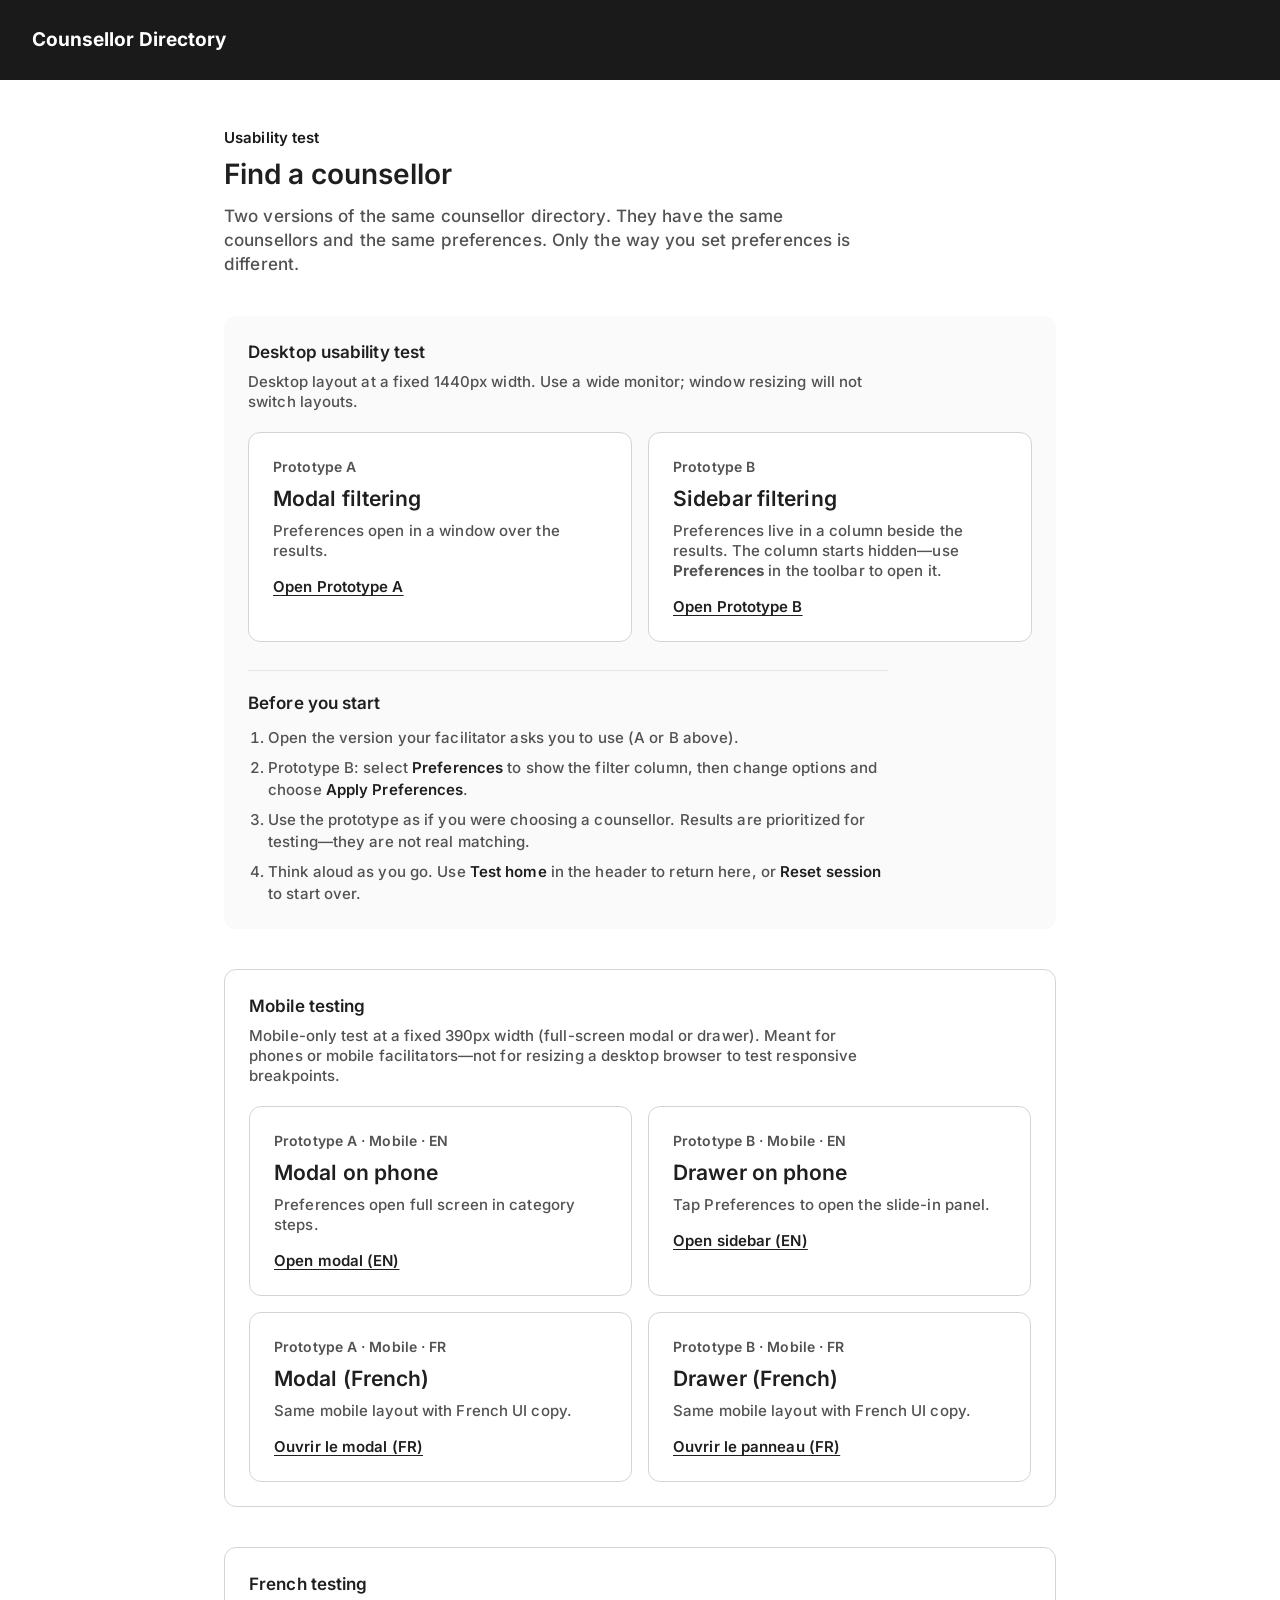
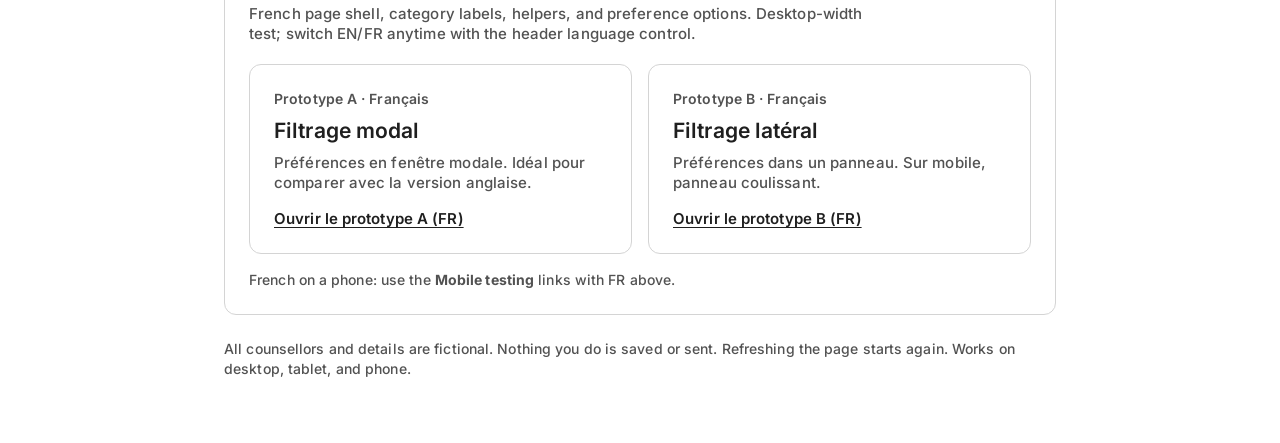
<file: index.html>
<!DOCTYPE html>
<html lang="en">
<head>
<meta charset="utf-8">
<meta name="viewport" content="width=device-width, initial-scale=1, viewport-fit=cover">
<meta name="robots" content="noindex, nofollow">
<meta name="referrer" content="no-referrer">
<title>Counsellor Directory &middot; Usability test</title>
<meta name="description" content="Usability-test prototypes. Fictional data only. Not a real service.">
<link rel="icon" href="data:,">
<link rel="stylesheet" href="shared/styles.css?v=20261116.2">
<style>
  .landing { max-width: 880px; margin: 0 auto; padding: 48px max(24px, env(safe-area-inset-right)) calc(64px + env(safe-area-inset-bottom)) max(24px, env(safe-area-inset-left)); }
  .landing h1 { font-size: 28px; line-height: 36px; margin: 8px 0 12px; }
  .landing .lede { max-width: 640px; }
  .panel { margin-top: 40px; padding: 24px; background: var(--bg-alt); border-radius: var(--r-md); }
  .panel h2 { font-size: 17px; line-height: 24px; font-weight: 600; margin: 0 0 8px; }
  .panel__intro { color: var(--text-weaker); margin: 0 0 20px; max-width: 640px; }
  .options { display: grid; grid-template-columns: repeat(2, minmax(0, 1fr)); gap: 16px; }
  .options--mobile { grid-template-columns: repeat(2, minmax(0, 1fr)); }
  .option { display: flex; flex-direction: column; gap: 8px; padding: 24px; border: 1px solid var(--border-base); border-radius: var(--r-md); color: inherit; text-decoration: none; background: var(--bg-base); }
  .option:hover { background: var(--bg-alt); border-color: var(--border-active); }
  .option:focus-visible { outline: 2px solid var(--border-active); outline-offset: 2px; }
  .option__tag { color: var(--text-weaker); font-size: 14px; font-weight: 600; }
  .option__title { font-size: 21px; line-height: 28px; font-weight: 600; }
  .option__text { color: var(--text-weaker); }
  .option__cta { margin-top: 8px; font-weight: 600; text-decoration: underline; text-underline-offset: 3px; }
  .panel__steps { margin-top: 28px; padding-top: 20px; border-top: 1px solid var(--border-weak); max-width: 640px; }
  .panel__steps h3 { font-size: 17px; line-height: 24px; font-weight: 600; margin: 0 0 12px; }
  .panel__steps ol { list-style: decimal; padding-left: 20px; display: flex; flex-direction: column; gap: 8px; color: var(--text-weaker); font-size: 15px; line-height: 22px; }
  .panel__steps li strong { color: var(--text-base); font-weight: 600; }
  .steps { margin-top: 24px; padding: 0; background: transparent; }
  .steps h2 { font-size: 17px; line-height: 24px; font-weight: 600; margin-bottom: 12px; }
  .steps ol { list-style: decimal; padding-left: 20px; display: flex; flex-direction: column; gap: 8px; }
  .note { margin-top: 24px; color: var(--text-weaker); font-size: 14px; }
  .panel--accent { border: 1px solid var(--border-base); background: var(--bg-base); }
  @media (max-width: 640px) {
    .landing { padding-top: 32px; }
    .options { grid-template-columns: minmax(0, 1fr); }
  }
</style>
</head>
<body>
<header class="nav" role="banner">
  <div class="nav__inner"><span class="nav__brand">Counsellor Directory</span></div>
</header>

<main class="landing">
  <p class="eyebrow">Usability test</p>
  <h1>Find a counsellor</h1>
  <p class="lede">Two versions of the same counsellor directory. They have the same counsellors and the same preferences. Only the way you set preferences is different.</p>

  <section class="panel" aria-labelledby="desktopTitle">
    <h2 id="desktopTitle">Desktop usability test</h2>
    <p class="panel__intro">Desktop layout at a fixed 1440px width. Use a wide monitor; window resizing will not switch layouts.</p>
    <div class="options">
      <a class="option" href="modal/?viewport=desktop&amp;from=desktop">
        <span class="option__tag">Prototype A</span>
        <span class="option__title">Modal filtering</span>
        <span class="option__text">Preferences open in a window over the results.</span>
        <span class="option__cta">Open Prototype A</span>
      </a>
      <a class="option" href="sidebar/?viewport=desktop&amp;from=desktop">
        <span class="option__tag">Prototype B</span>
        <span class="option__title">Sidebar filtering</span>
        <span class="option__text">Preferences live in a column beside the results. The column starts hidden&mdash;use <strong>Preferences</strong> in the toolbar to open it.</span>
        <span class="option__cta">Open Prototype B</span>
      </a>
    </div>
    <section class="panel__steps" aria-labelledby="desktopGuideTitle">
      <h3 id="desktopGuideTitle">Before you start</h3>
      <ol>
        <li>Open the version your facilitator asks you to use (A or B above).</li>
        <li>Prototype B: select <strong>Preferences</strong> to show the filter column, then change options and choose <strong>Apply Preferences</strong>.</li>
        <li>Use the prototype as if you were choosing a counsellor. Results are prioritized for testing&mdash;they are not real matching.</li>
        <li>Think aloud as you go. Use <strong>Test home</strong> in the header to return here, or <strong>Reset session</strong> to start over.</li>
      </ol>
    </section>
  </section>

  <section class="panel panel--accent" aria-labelledby="mobileTitle">
    <h2 id="mobileTitle">Mobile testing</h2>
    <p class="panel__intro">Mobile-only test at a fixed 390px width (full-screen modal or drawer). Meant for phones or mobile facilitators&mdash;not for resizing a desktop browser to test responsive breakpoints.</p>
    <div class="options options--mobile">
      <a class="option" href="modal/?viewport=mobile&amp;lang=en&amp;from=mobile">
        <span class="option__tag">Prototype A &middot; Mobile &middot; EN</span>
        <span class="option__title">Modal on phone</span>
        <span class="option__text">Preferences open full screen in category steps.</span>
        <span class="option__cta">Open modal (EN)</span>
      </a>
      <a class="option" href="sidebar/?viewport=mobile&amp;lang=en&amp;from=mobile">
        <span class="option__tag">Prototype B &middot; Mobile &middot; EN</span>
        <span class="option__title">Drawer on phone</span>
        <span class="option__text">Tap Preferences to open the slide-in panel.</span>
        <span class="option__cta">Open sidebar (EN)</span>
      </a>
      <a class="option" href="modal/?viewport=mobile&amp;lang=fr&amp;from=mobile">
        <span class="option__tag">Prototype A &middot; Mobile &middot; FR</span>
        <span class="option__title">Modal (French)</span>
        <span class="option__text">Same mobile layout with French UI copy.</span>
        <span class="option__cta">Ouvrir le modal (FR)</span>
      </a>
      <a class="option" href="sidebar/?viewport=mobile&amp;lang=fr&amp;from=mobile">
        <span class="option__tag">Prototype B &middot; Mobile &middot; FR</span>
        <span class="option__title">Drawer (French)</span>
        <span class="option__text">Same mobile layout with French UI copy.</span>
        <span class="option__cta">Ouvrir le panneau (FR)</span>
      </a>
    </div>
  </section>

  <section class="panel panel--accent" aria-labelledby="frenchTitle">
    <h2 id="frenchTitle">French testing</h2>
    <p class="panel__intro">French page shell, category labels, helpers, and preference options. Desktop-width test; switch EN/FR anytime with the header language control.</p>
    <div class="options">
      <a class="option" href="modal/?viewport=desktop&amp;lang=fr&amp;from=french">
        <span class="option__tag">Prototype A &middot; Fran&ccedil;ais</span>
        <span class="option__title">Filtrage modal</span>
        <span class="option__text">Pr&eacute;f&eacute;rences en fen&ecirc;tre modale. Id&eacute;al pour comparer avec la version anglaise.</span>
        <span class="option__cta">Ouvrir le prototype A (FR)</span>
      </a>
      <a class="option" href="sidebar/?viewport=desktop&amp;lang=fr&amp;from=french">
        <span class="option__tag">Prototype B &middot; Fran&ccedil;ais</span>
        <span class="option__title">Filtrage lat&eacute;ral</span>
        <span class="option__text">Pr&eacute;f&eacute;rences dans un panneau. Sur mobile, panneau coulissant.</span>
        <span class="option__cta">Ouvrir le prototype B (FR)</span>
      </a>
    </div>
    <p class="note" style="margin-top:16px">French on a phone: use the <strong>Mobile testing</strong> links with FR above.</p>
  </section>

  <p class="note">All counsellors and details are fictional. Nothing you do is saved or sent. Refreshing the page starts again. Works on desktop, tablet, and phone.</p>
</main>
</body>
</html>
</file>
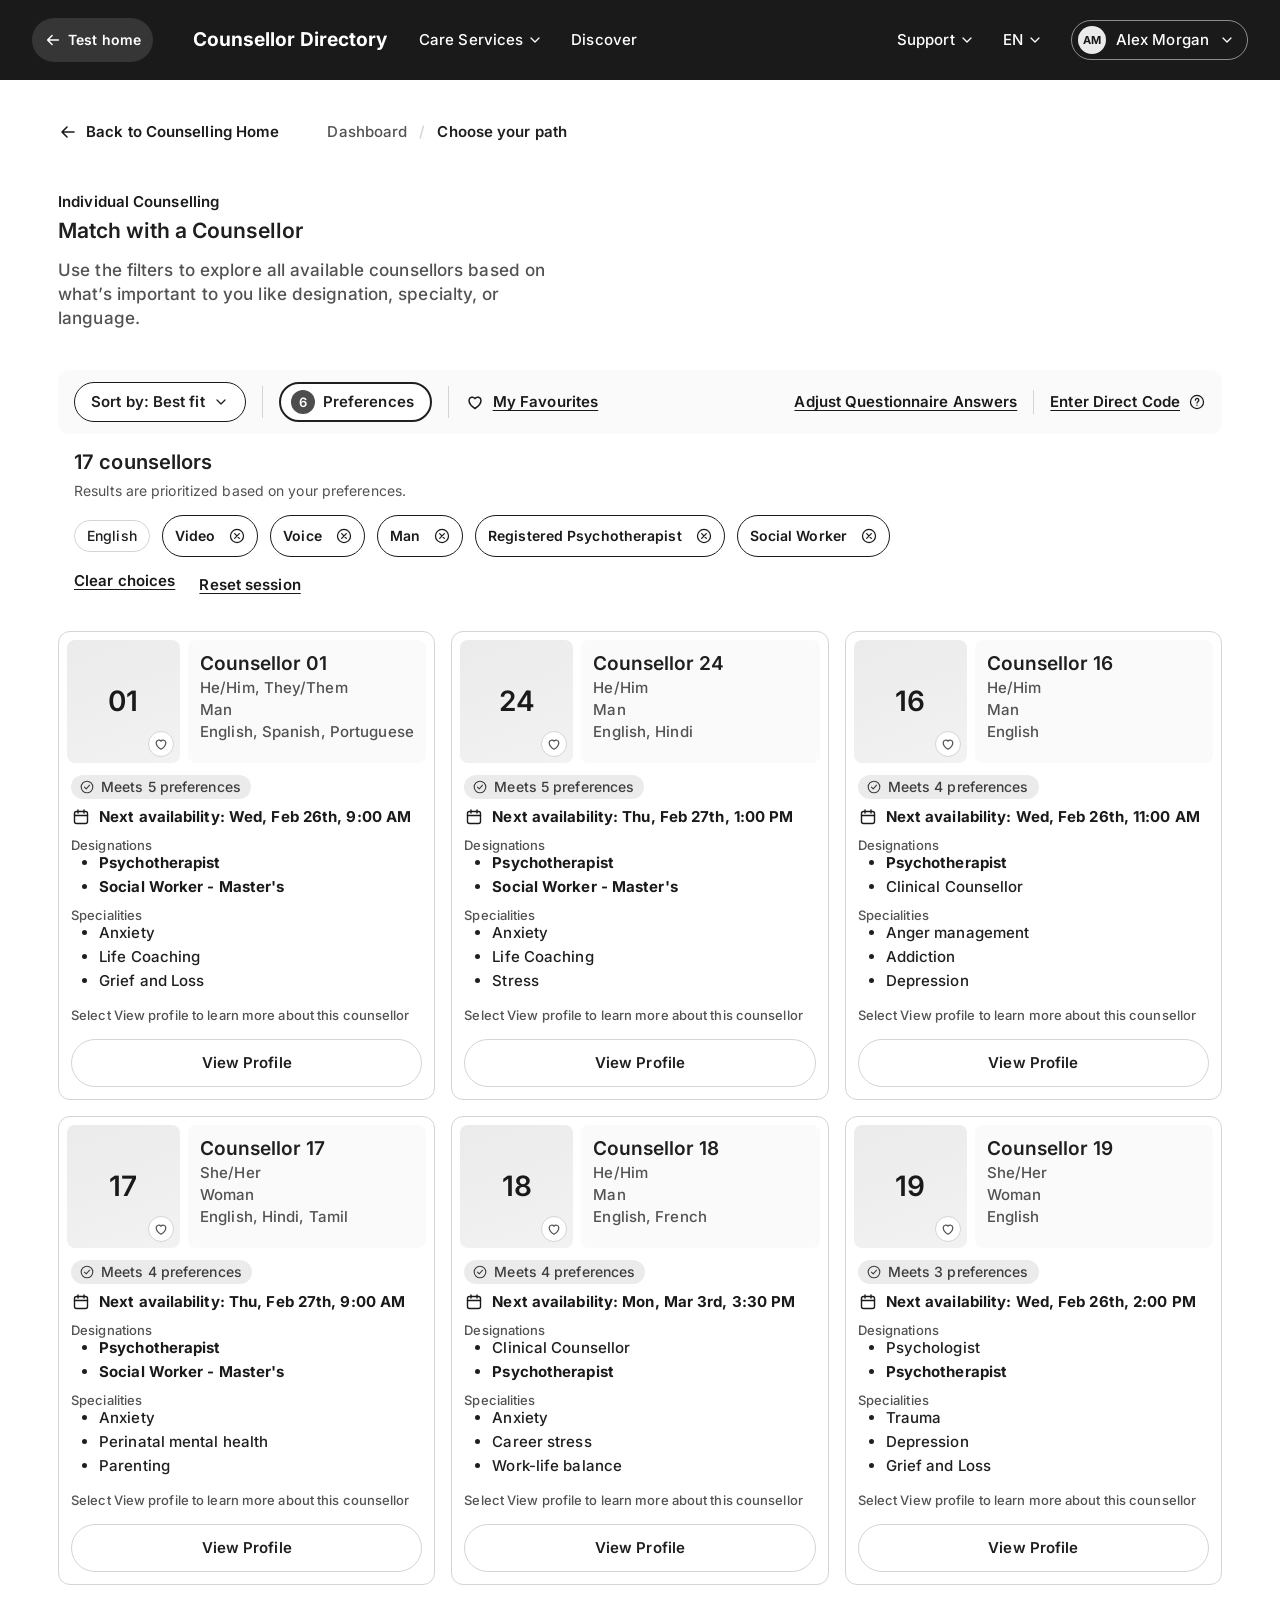
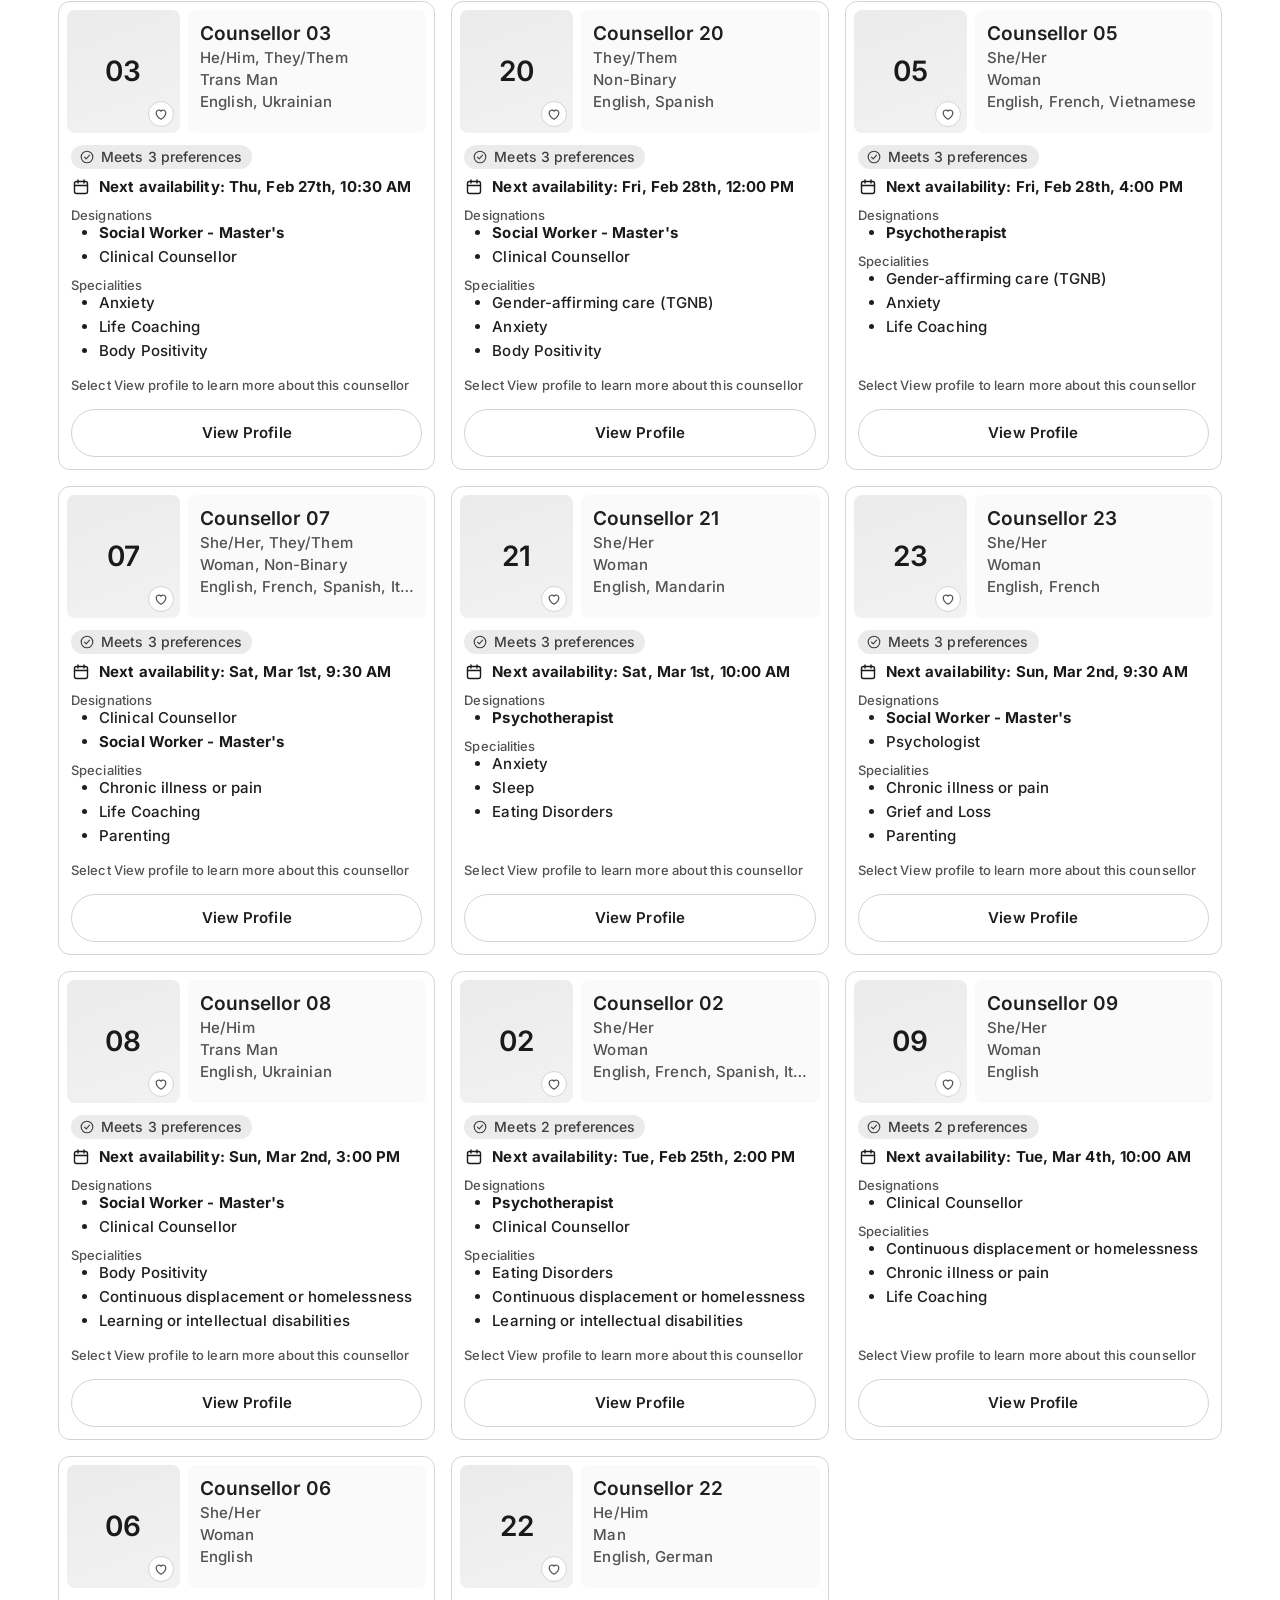
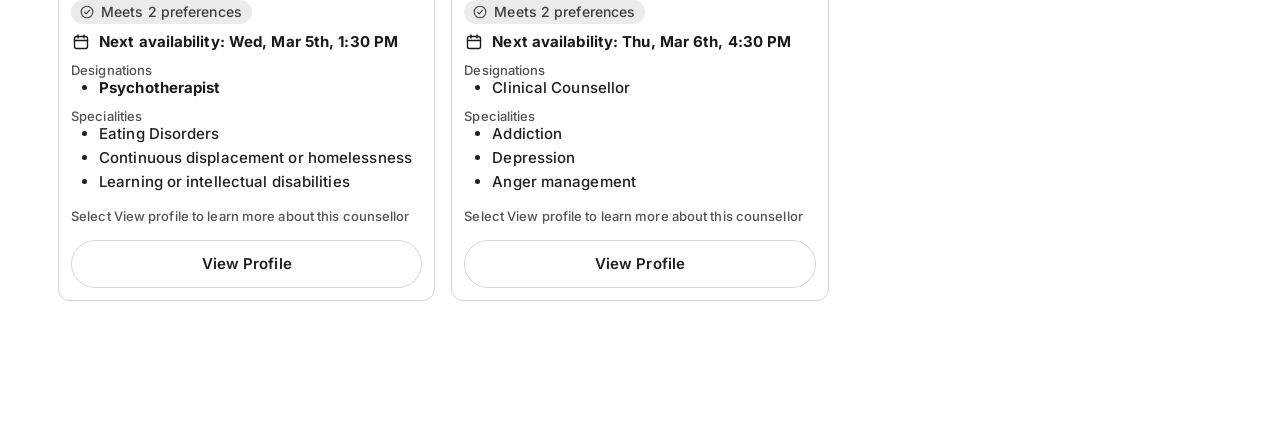
<file: modal/index.html>
<!DOCTYPE html>
<html lang="en">
<head>
<meta charset="utf-8">
<meta name="viewport" content="width=device-width, initial-scale=1, viewport-fit=cover, interactive-widget=resizes-content">
<script src="../shared/test-viewport-boot.js?v=20261116.2"></script>
<meta name="robots" content="noindex, nofollow">
<meta name="referrer" content="no-referrer">
<title>Counsellor Directory &middot; Prototype A &middot; Modal filtering</title>
<meta name="description" content="Usability-test prototype. Fictional data only. Not a real service.">
<link rel="icon" href="data:,">
<link rel="stylesheet" href="../shared/styles.css?v=20261116.2">
<link rel="stylesheet" href="../shared/test-chrome.css?v=20261116.2">
<link rel="stylesheet" href="../shared/compact.css?v=20261116.2">
<link rel="stylesheet" href="modal-mobile.css?v=20261116.2">
</head>
<body>
<a class="skip-link" href="#results">Skip to counsellors</a>

<header class="nav" role="banner">
  <div class="nav__inner">
    <a class="nav__test-home" id="testHome" href="../index.html">
      <svg class="ic" aria-hidden="true"><use href="#i-arrow-left"/></svg>
      <span>Test home</span>
    </a>
    <span class="nav__brand">Counsellor Directory</span>
    <nav class="nav__links" aria-label="Primary">
      <button type="button" class="nav__link" data-stub="Navigation is not part of this prototype.">Care Services <svg class="ic" aria-hidden="true"><use href="#i-chev"/></svg></button>
      <button type="button" class="nav__link" data-stub="Navigation is not part of this prototype.">Discover</button>
    </nav>
    <div class="nav__right">
      <button type="button" class="nav__link" data-stub="Navigation is not part of this prototype.">Support <svg class="ic" aria-hidden="true"><use href="#i-chev"/></svg></button>
      <button type="button" class="nav__link" id="langToggle" title="Switch language" aria-label="Switch to French"><span class="nav__lang-label">EN</span> <svg class="ic" aria-hidden="true"><use href="#i-chev"/></svg></button>
      <button type="button" class="nav__user" data-stub="Account menu is not part of this prototype.">
        <span class="nav__avatar" aria-hidden="true">AM</span> Alex Morgan <svg class="ic" aria-hidden="true"><use href="#i-chev"/></svg>
      </button>
    </div>
  </div>
</header>

<main class="page" id="main">
  <div class="page__crumbs">
    <button type="button" class="back" id="pageBack" data-stub="Back is not part of this prototype.">
      <svg class="ic" aria-hidden="true"><use href="#i-arrow-left"/></svg> <span class="back__label">Back to Counselling Home</span>
    </button>
    <nav aria-label="Breadcrumb" class="crumbs">
      <button type="button" data-stub="Navigation is not part of this prototype.">Dashboard</button>
      <span class="crumbs__sep" aria-hidden="true">/</span>
      <span aria-current="page">Choose your path</span>
    </nav>
  </div>

  <div class="page__head">
    <p class="eyebrow" id="pageEyebrow">Individual Counselling</p>
    <h1 id="pageH1">Match with a Counsellor</h1>
    <p class="lede" id="pageLede">Use the filters to explore all available counsellors based on what&rsquo;s important to you like designation, specialty, or language.</p>
  </div>

  <section class="bar" aria-label="Filters and sorting">
    <div class="bar__left">
      <div class="sort">
        <button type="button" class="pill pill--sort" id="sortBtn" aria-haspopup="listbox" aria-expanded="false" aria-controls="sortMenu">
          <span id="sortLabel">Sort by: Best fit</span> <svg class="ic" aria-hidden="true"><use href="#i-chev"/></svg>
        </button>
        <ul class="sort__menu" id="sortMenu" role="listbox" aria-label="Sort by" hidden></ul>
      </div>
      <span class="bar__div" aria-hidden="true"></span>
      <button type="button" class="pill pill--prefs" id="prefsBtn" aria-haspopup="dialog">
        <span class="count" id="prefsCount">0</span> <span id="prefsBtnLabel">Preferences</span>
      </button>
      <span class="bar__div" aria-hidden="true"></span>
      <button type="button" class="link link--icon" id="favBtn">
        <svg class="ic" aria-hidden="true"><use href="#i-heart"/></svg> <span id="favBtnLabel">My Favourites</span>
      </button>
    </div>
    <div class="bar__right">
      <button type="button" class="link" data-stub="Questionnaire is not part of this prototype.">Adjust Questionnaire Answers</button>
      <span class="bar__div bar__div--thin" aria-hidden="true"></span>
      <button type="button" class="link link--icon" data-stub="Direct codes are not part of this prototype.">Enter Direct Code <svg class="ic ic--circle" aria-hidden="true"><use href="#i-help"/></svg></button>
    </div>
  </section>

  <section class="summary" aria-label="Results summary">
    <div class="summary__head">
      <h2 class="summary__title" id="resultCount">17 counsellors</h2>
      <p class="summary__lede" id="resultHint">Results are prioritized based on your preferences.</p>
    </div>
    <ul class="chips" id="chips" aria-label="Applied preferences"></ul>
    <button type="button" class="link link--clear" id="clearBtn">Clear choices</button>
    <button type="button" class="link session-reset" id="sessionReset">Reset session</button>
  </section>

  <section id="results" class="results" aria-label="Counsellors" tabindex="-1">
    <ul class="grid" id="grid"></ul>
    <div class="empty" id="empty" hidden>
      <p class="empty__title" id="emptyTitle">No counsellors match your language choices.</p>
      <p id="emptyBody">Select English or French, or add another language.</p>
      <button type="button" class="btn btn--outline" id="emptyClear">Clear choices</button>
    </div>
  </section>
</main>

<!-- Preferences modal -->
<div class="overlay" id="overlay" hidden>
  <div class="modal" id="modal" role="dialog" aria-modal="true" aria-labelledby="modalTitle">
    <div class="modal__head">
      <h2 id="modalTitle">Preferences</h2>
      <button type="button" class="icon-btn" id="modalClose" aria-label="Close preferences. Changes are not applied."><svg class="ic" aria-hidden="true"><use href="#i-x"/></svg></button>
    </div>
    <div class="modal__body">
      <div class="cats" id="cats" role="tablist" aria-orientation="vertical" aria-label="Preference categories"></div>
      <div class="pane" id="pane" role="tabpanel"></div>
    </div>
    <div class="modal__foot">
      <button type="button" class="link link--foot" id="modalClear">Clear Preferences</button>
      <div class="modal__actions">
        <button type="button" class="btn btn--outline" id="modalCancel">Cancel</button>
        <button type="button" class="btn btn--primary" id="modalApply">Apply Preferences</button>
      </div>
    </div>
  </div>
</div>

<div class="toast" id="toast" role="status" aria-live="polite"></div>
<div class="sr-only" id="live" role="status" aria-live="polite"></div>

<svg width="0" height="0" style="position:absolute" aria-hidden="true" focusable="false">
  <defs>
    <symbol id="i-chev" viewBox="0 0 20 20"><path d="M5 7.5l5 5 5-5" fill="none" stroke="currentColor" stroke-width="1.6" stroke-linecap="round" stroke-linejoin="round"/></symbol>
    <symbol id="i-arrow-left" viewBox="0 0 20 20"><path d="M16 10H4m0 0l5-5m-5 5l5 5" fill="none" stroke="currentColor" stroke-width="1.6" stroke-linecap="round" stroke-linejoin="round"/></symbol>
    <symbol id="i-heart" viewBox="0 0 20 20"><path d="M10 16.5s-6-3.7-6-8.2A3.3 3.3 0 0110 6.6a3.3 3.3 0 016 1.7c0 4.5-6 8.2-6 8.2z" fill="none" stroke="currentColor" stroke-width="1.5" stroke-linejoin="round"/></symbol>
    <symbol id="i-heart-fill" viewBox="0 0 20 20"><path d="M10 16.5s-6-3.7-6-8.2A3.3 3.3 0 0110 6.6a3.3 3.3 0 016 1.7c0 4.5-6 8.2-6 8.2z" fill="currentColor" stroke="currentColor" stroke-width="1.5" stroke-linejoin="round"/></symbol>
    <symbol id="i-x" viewBox="0 0 20 20"><path d="M5 5l10 10M15 5L5 15" fill="none" stroke="currentColor" stroke-width="1.6" stroke-linecap="round"/></symbol>
    <symbol id="i-xcircle" viewBox="0 0 20 20"><circle cx="10" cy="10" r="7.25" fill="none" stroke="currentColor" stroke-width="1.4"/><path d="M7.4 7.4l5.2 5.2M12.6 7.4l-5.2 5.2" fill="none" stroke="currentColor" stroke-width="1.4" stroke-linecap="round"/></symbol>
    <symbol id="i-check" viewBox="0 0 20 20"><path d="M4.5 10.5l3.5 3.5 7.5-8" fill="none" stroke="currentColor" stroke-width="2" stroke-linecap="round" stroke-linejoin="round"/></symbol>
    <symbol id="i-checkcircle" viewBox="0 0 20 20"><circle cx="10" cy="10" r="7.25" fill="none" stroke="currentColor" stroke-width="1.4"/><path d="M6.8 10.2l2.2 2.2 4.2-4.6" fill="none" stroke="currentColor" stroke-width="1.4" stroke-linecap="round" stroke-linejoin="round"/></symbol>
    <symbol id="i-search" viewBox="0 0 20 20"><circle cx="9" cy="9" r="5.25" fill="none" stroke="currentColor" stroke-width="1.5"/><path d="M13 13l4 4" fill="none" stroke="currentColor" stroke-width="1.5" stroke-linecap="round"/></symbol>
    <symbol id="i-cal" viewBox="0 0 20 20"><rect x="3.5" y="4.5" width="13" height="12" rx="2" fill="none" stroke="currentColor" stroke-width="1.4"/><path d="M3.5 8.5h13M7 3v3M13 3v3" fill="none" stroke="currentColor" stroke-width="1.4" stroke-linecap="round"/></symbol>
    <symbol id="i-help" viewBox="0 0 20 20"><circle cx="10" cy="10" r="7.25" fill="none" stroke="currentColor" stroke-width="1.4"/><path d="M8.2 8a1.9 1.9 0 113 1.5c-.7.5-1.2.9-1.2 1.7M10 13.6v.1" fill="none" stroke="currentColor" stroke-width="1.4" stroke-linecap="round"/></symbol>
    <symbol id="i-alert" viewBox="0 0 20 20"><circle cx="10" cy="10" r="7.25" fill="none" stroke="currentColor" stroke-width="1.5"/><path d="M10 6.2v4.6M10 13.5v.1" fill="none" stroke="currentColor" stroke-width="1.6" stroke-linecap="round"/></symbol>
  </defs>
</svg>

<script src="../shared/locale.js?v=20261116.2"></script>
<script src="../shared/options-fr.js?v=20261116.2"></script>
<script src="../shared/data.js?v=20261116.2"></script>
<script src="../shared/matching.js?v=20261116.2"></script>
<script src="app.js?v=20261116.2"></script>
<script src="../shared/viewport-helper.js?v=20261116.2"></script>
<script src="modal-mobile.js?v=20261116.2"></script>
<script src="../shared/test-chrome.js?v=20261116.2"></script>
</body>
</html>
</file>
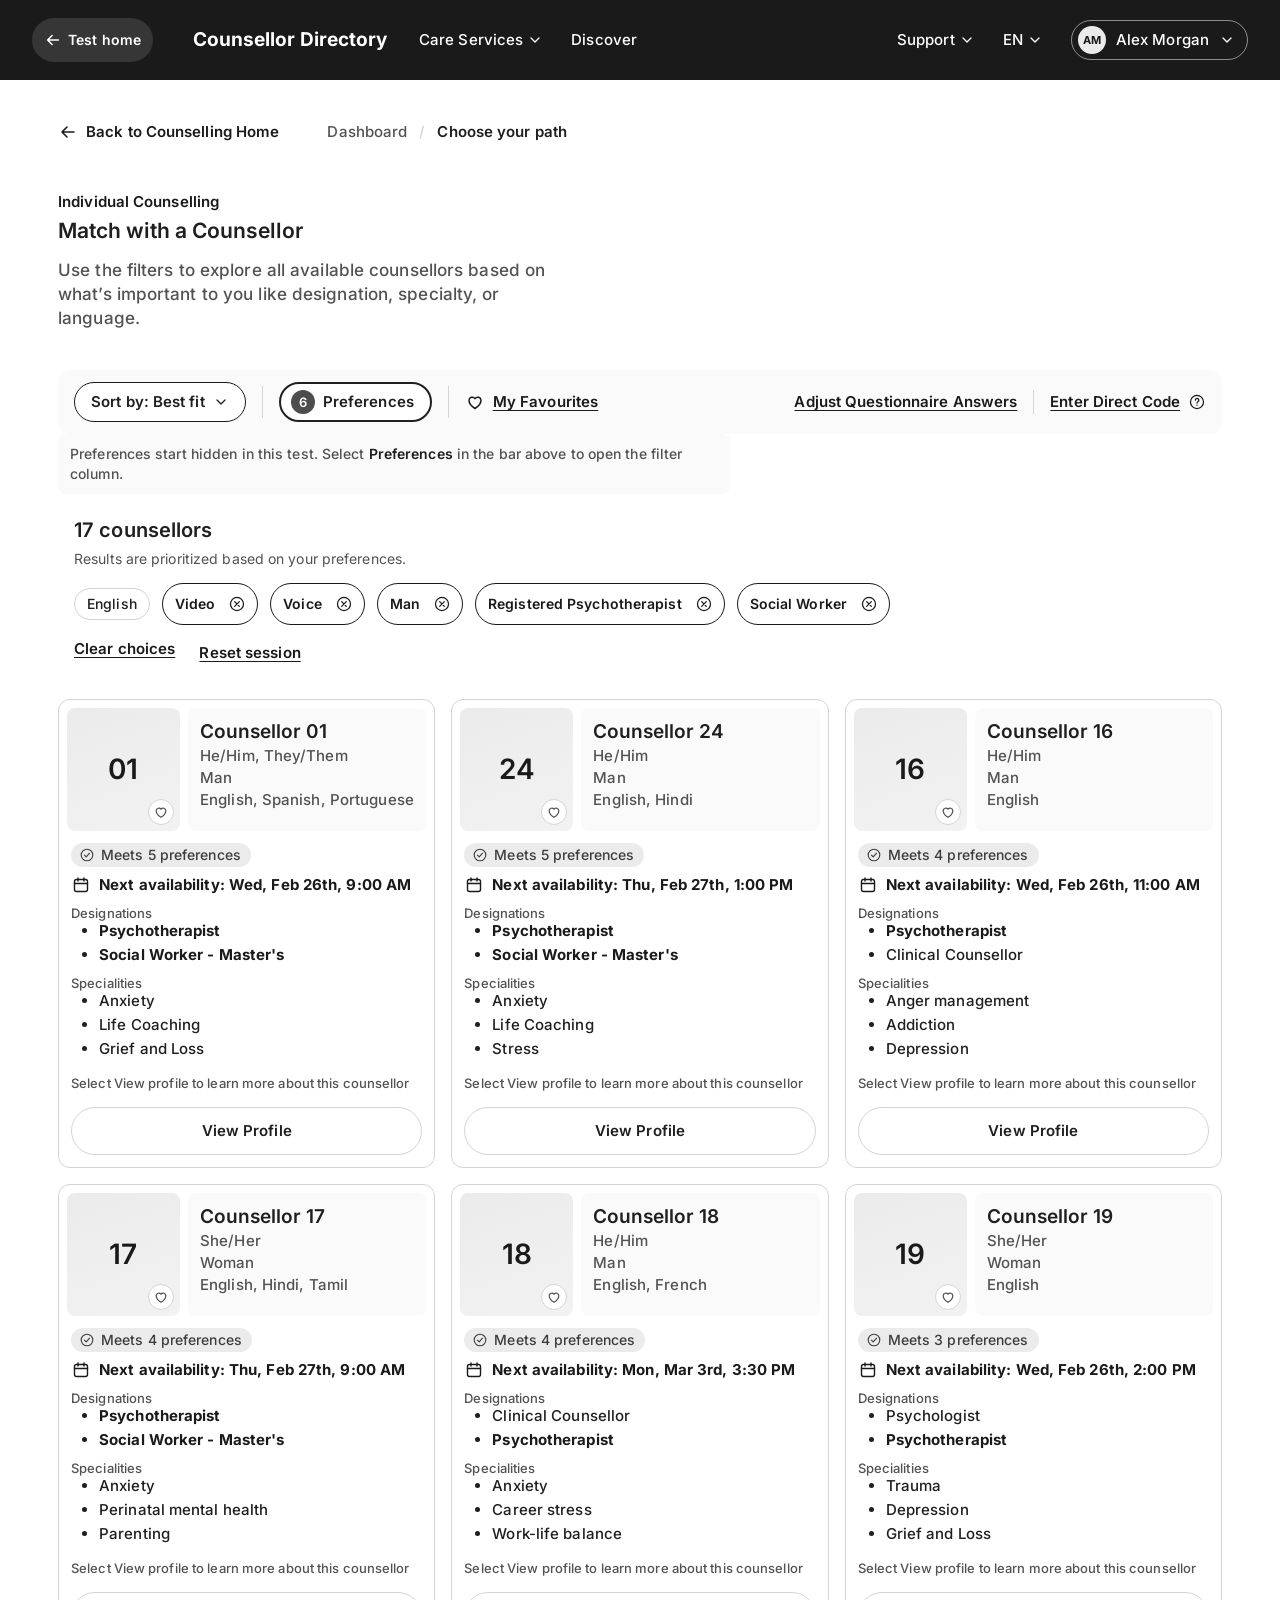
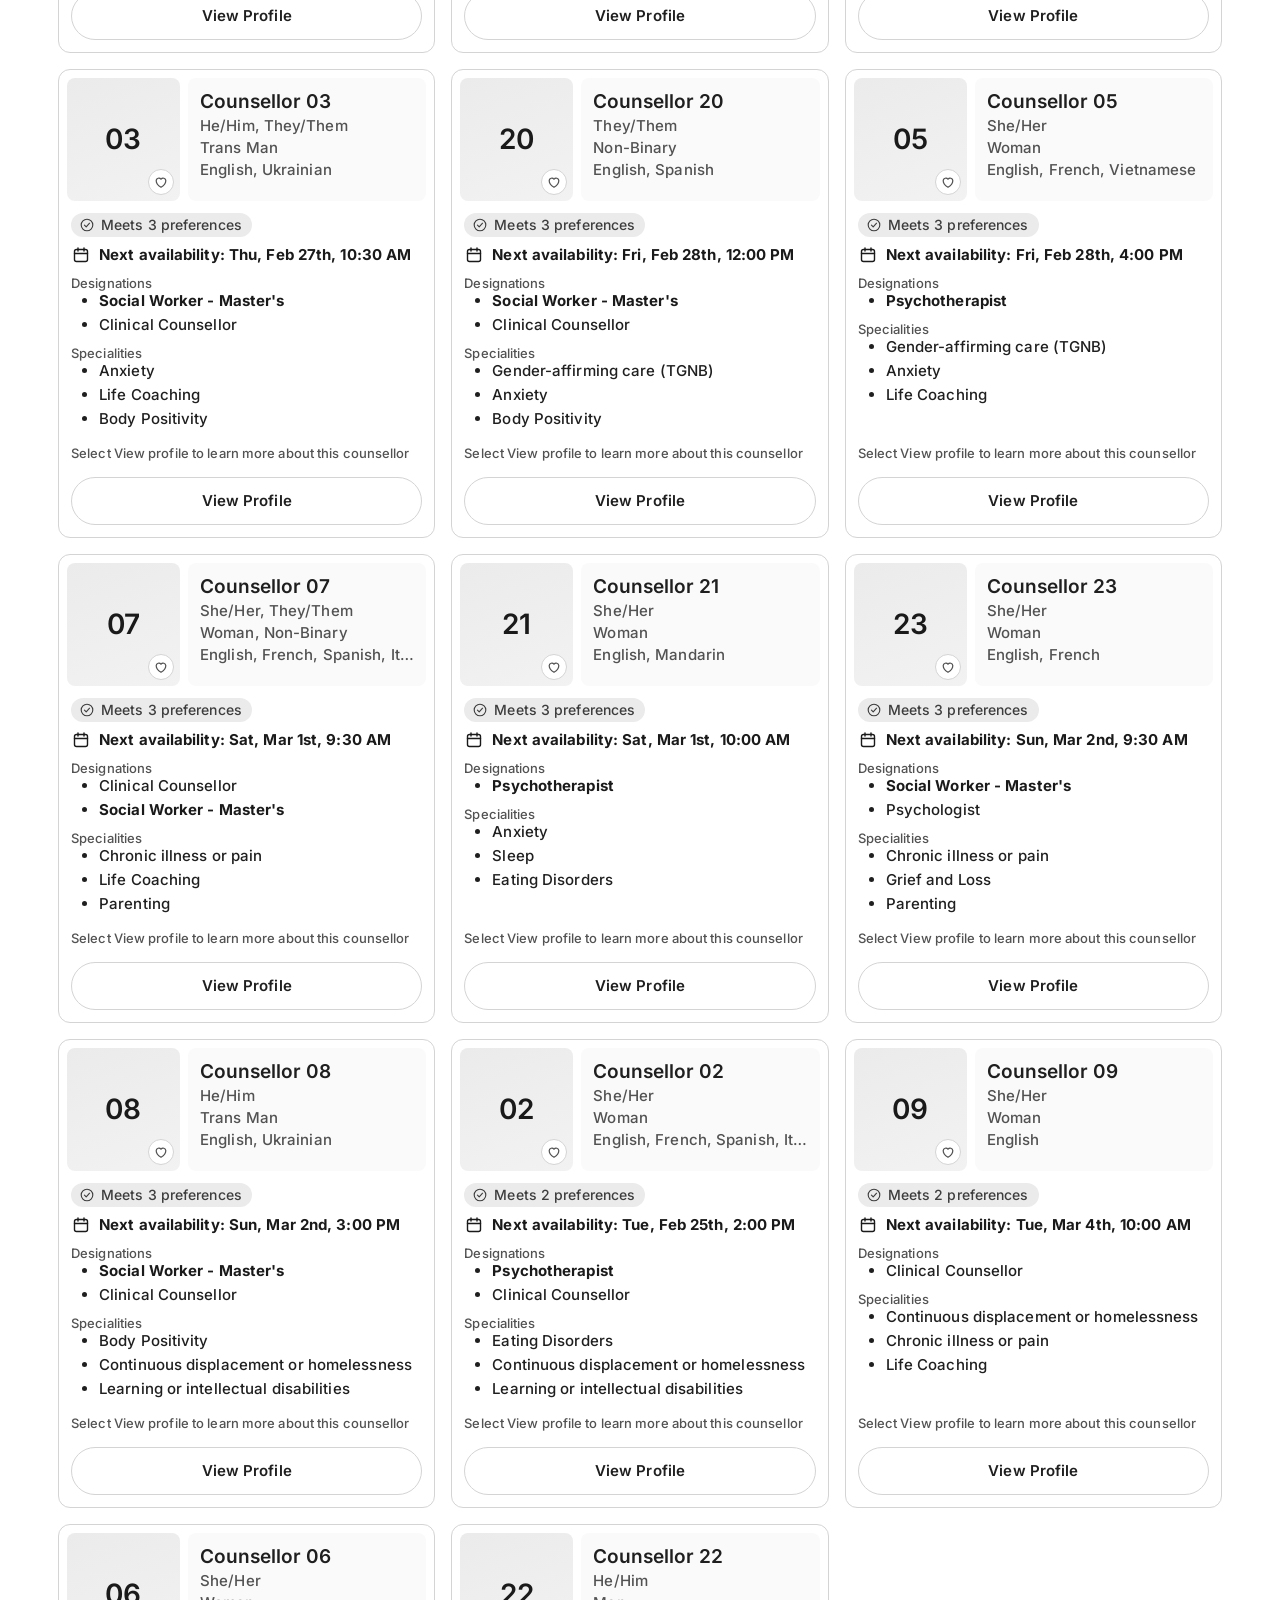
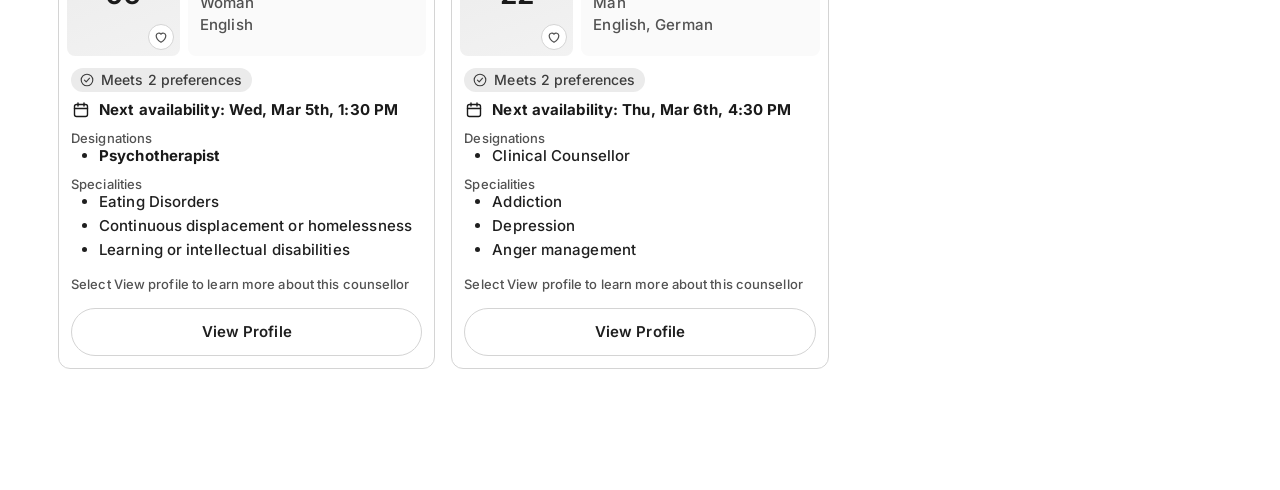
<file: sidebar/index.html>
<!DOCTYPE html>
<html lang="en">
<head>
<meta charset="utf-8">
<meta name="viewport" content="width=device-width, initial-scale=1, viewport-fit=cover, interactive-widget=resizes-content">
<script src="../shared/test-viewport-boot.js?v=20261116.2"></script>
<meta name="robots" content="noindex, nofollow">
<meta name="referrer" content="no-referrer">
<title>Counsellor Directory &middot; Prototype B &middot; Sidebar filtering</title>
<meta name="description" content="Usability-test prototype. Fictional data only. Not a real service.">
<link rel="icon" href="data:,">
<link rel="stylesheet" href="../shared/styles.css?v=20261116.2">
<link rel="stylesheet" href="../shared/test-chrome.css?v=20261116.2">
<link rel="stylesheet" href="sidebar.css?v=20261116.2">
<link rel="stylesheet" href="../shared/compact.css?v=20261116.2">
<link rel="stylesheet" href="sidebar-mobile.css?v=20261116.2">
</head>
<body>
<a class="skip-link" href="#results">Skip to counsellors</a>

<header class="nav" role="banner">
  <div class="nav__inner">
    <a class="nav__test-home" id="testHome" href="../index.html">
      <svg class="ic" aria-hidden="true"><use href="#i-arrow-left"/></svg>
      <span>Test home</span>
    </a>
    <span class="nav__brand">Counsellor Directory</span>
    <nav class="nav__links" aria-label="Primary">
      <button type="button" class="nav__link" data-stub="Navigation is not part of this prototype.">Care Services <svg class="ic" aria-hidden="true"><use href="#i-chev"/></svg></button>
      <button type="button" class="nav__link" data-stub="Navigation is not part of this prototype.">Discover</button>
    </nav>
    <div class="nav__right">
      <button type="button" class="nav__link" data-stub="Navigation is not part of this prototype.">Support <svg class="ic" aria-hidden="true"><use href="#i-chev"/></svg></button>
      <button type="button" class="nav__link" id="langToggle" title="Switch language" aria-label="Switch to French"><span class="nav__lang-label">EN</span> <svg class="ic" aria-hidden="true"><use href="#i-chev"/></svg></button>
      <button type="button" class="nav__user" data-stub="Account menu is not part of this prototype.">
        <span class="nav__avatar" aria-hidden="true">AM</span> Alex Morgan <svg class="ic" aria-hidden="true"><use href="#i-chev"/></svg>
      </button>
    </div>
  </div>
</header>

<main class="page" id="main">
  <div class="page__crumbs">
    <button type="button" class="back" id="pageBack" data-stub="Back is not part of this prototype.">
      <svg class="ic" aria-hidden="true"><use href="#i-arrow-left"/></svg> <span class="back__label">Back to Counselling Home</span>
    </button>
    <nav aria-label="Breadcrumb" class="crumbs">
      <button type="button" data-stub="Navigation is not part of this prototype.">Dashboard</button>
      <span class="crumbs__sep" aria-hidden="true">/</span>
      <span aria-current="page">Choose your path</span>
    </nav>
  </div>

  <div class="page__head">
    <p class="eyebrow" id="pageEyebrow">Individual Counselling</p>
    <h1 id="pageH1">Match with a Counsellor</h1>
    <p class="lede" id="pageLede">Use the filters to explore all available counsellors based on what&rsquo;s important to you like designation, specialty, or language.</p>
  </div>

  <div class="layout is-collapsed" id="layout">
    <aside class="side" id="side" aria-labelledby="sideTitle">
      <div class="side__head">
        <h2 id="sideTitle">Preferences</h2>
        <button type="button" class="icon-btn icon-btn--lg" id="sideClose" aria-label="Hide preferences" aria-controls="side">
          <svg class="ic" aria-hidden="true"><use href="#i-x"/></svg>
        </button>
      </div>
      <div class="side__scroll" id="sideScroll">
        <div class="side__sum" id="sideSum"></div>
        <div id="sections"></div>
      </div>
      <div class="side__foot">
        <p class="side__pending" id="pending" hidden>You have changes that are not applied.</p>
        <button type="button" class="btn btn--primary btn--wide" id="sideApply">Apply Preferences</button>
        <button type="button" class="link link--foot side__clear" id="sideClear">Clear Preferences</button>
      </div>
    </aside>

    <div class="main-col">
      <section class="bar" aria-label="Filters and sorting">
        <div class="bar__left">
          <div class="sort">
            <button type="button" class="pill pill--sort" id="sortBtn" aria-haspopup="listbox" aria-expanded="false" aria-controls="sortMenu">
              <span id="sortLabel">Sort by: Best fit</span> <svg class="ic" aria-hidden="true"><use href="#i-chev"/></svg>
            </button>
            <ul class="sort__menu" id="sortMenu" role="listbox" aria-label="Sort by" hidden></ul>
          </div>
          <span class="bar__div" aria-hidden="true"></span>
          <button type="button" class="pill pill--prefs" id="prefsBtn" aria-controls="side" aria-expanded="false">
            <span class="count" id="prefsCount">0</span> <span id="prefsBtnLabel">Preferences</span>
          </button>
          <span class="bar__div" aria-hidden="true"></span>
          <button type="button" class="link link--icon" id="favBtn">
            <svg class="ic" aria-hidden="true"><use href="#i-heart"/></svg> <span id="favBtnLabel">My Favourites</span>
          </button>
        </div>
        <div class="bar__right">
          <button type="button" class="link" data-stub="Questionnaire is not part of this prototype.">Adjust Questionnaire Answers</button>
          <span class="bar__div bar__div--thin" aria-hidden="true"></span>
          <button type="button" class="link link--icon" data-stub="Direct codes are not part of this prototype.">Enter Direct Code <svg class="ic ic--circle" aria-hidden="true"><use href="#i-help"/></svg></button>
        </div>
      </section>
      <p class="bar__guide" id="prefsGuide" hidden>Preferences start hidden in this test. Select <strong>Preferences</strong> in the bar above to open the filter column.</p>

      <section class="summary" aria-label="Results summary">
        <div class="summary__head">
          <h2 class="summary__title" id="resultCount">17 counsellors</h2>
          <p class="summary__lede" id="resultHint">Results are prioritized based on your preferences.</p>
        </div>
        <ul class="chips" id="chips" aria-label="Applied preferences"></ul>
        <button type="button" class="link link--clear" id="clearBtn">Clear choices</button>
        <button type="button" class="link session-reset" id="sessionReset">Reset session</button>
      </section>

      <section id="results" class="results" aria-label="Counsellors" tabindex="-1">
        <ul class="grid" id="grid"></ul>
        <div class="empty" id="empty" hidden>
          <p class="empty__title" id="emptyTitle">No counsellors match your language choices.</p>
          <p id="emptyBody">Select English or French, or add another language.</p>
          <button type="button" class="btn btn--outline" id="emptyClear">Clear choices</button>
        </div>
      </section>
    </div>
  </div>
</main>

<div class="toast" id="toast" role="status" aria-live="polite"></div>
<div class="sr-only" id="live" role="status" aria-live="polite"></div>

<svg width="0" height="0" style="position:absolute" aria-hidden="true" focusable="false">
  <defs>
    <symbol id="i-chev" viewBox="0 0 20 20"><path d="M5 7.5l5 5 5-5" fill="none" stroke="currentColor" stroke-width="1.6" stroke-linecap="round" stroke-linejoin="round"/></symbol>
    <symbol id="i-arrow-left" viewBox="0 0 20 20"><path d="M16 10H4m0 0l5-5m-5 5l5 5" fill="none" stroke="currentColor" stroke-width="1.6" stroke-linecap="round" stroke-linejoin="round"/></symbol>
    <symbol id="i-heart" viewBox="0 0 20 20"><path d="M10 16.5s-6-3.7-6-8.2A3.3 3.3 0 0110 6.6a3.3 3.3 0 016 1.7c0 4.5-6 8.2-6 8.2z" fill="none" stroke="currentColor" stroke-width="1.5" stroke-linejoin="round"/></symbol>
    <symbol id="i-heart-fill" viewBox="0 0 20 20"><path d="M10 16.5s-6-3.7-6-8.2A3.3 3.3 0 0110 6.6a3.3 3.3 0 016 1.7c0 4.5-6 8.2-6 8.2z" fill="currentColor" stroke="currentColor" stroke-width="1.5" stroke-linejoin="round"/></symbol>
    <symbol id="i-x" viewBox="0 0 20 20"><path d="M5 5l10 10M15 5L5 15" fill="none" stroke="currentColor" stroke-width="1.6" stroke-linecap="round"/></symbol>
    <symbol id="i-xcircle" viewBox="0 0 20 20"><circle cx="10" cy="10" r="7.25" fill="none" stroke="currentColor" stroke-width="1.4"/><path d="M7.4 7.4l5.2 5.2M12.6 7.4l-5.2 5.2" fill="none" stroke="currentColor" stroke-width="1.4" stroke-linecap="round"/></symbol>
    <symbol id="i-check" viewBox="0 0 20 20"><path d="M4.5 10.5l3.5 3.5 7.5-8" fill="none" stroke="currentColor" stroke-width="2" stroke-linecap="round" stroke-linejoin="round"/></symbol>
    <symbol id="i-checkcircle" viewBox="0 0 20 20"><circle cx="10" cy="10" r="7.25" fill="none" stroke="currentColor" stroke-width="1.4"/><path d="M6.8 10.2l2.2 2.2 4.2-4.6" fill="none" stroke="currentColor" stroke-width="1.4" stroke-linecap="round" stroke-linejoin="round"/></symbol>
    <symbol id="i-search" viewBox="0 0 20 20"><circle cx="9" cy="9" r="5.25" fill="none" stroke="currentColor" stroke-width="1.5"/><path d="M13 13l4 4" fill="none" stroke="currentColor" stroke-width="1.5" stroke-linecap="round"/></symbol>
    <symbol id="i-cal" viewBox="0 0 20 20"><rect x="3.5" y="4.5" width="13" height="12" rx="2" fill="none" stroke="currentColor" stroke-width="1.4"/><path d="M3.5 8.5h13M7 3v3M13 3v3" fill="none" stroke="currentColor" stroke-width="1.4" stroke-linecap="round"/></symbol>
    <symbol id="i-help" viewBox="0 0 20 20"><circle cx="10" cy="10" r="7.25" fill="none" stroke="currentColor" stroke-width="1.4"/><path d="M8.2 8a1.9 1.9 0 113 1.5c-.7.5-1.2.9-1.2 1.7M10 13.6v.1" fill="none" stroke="currentColor" stroke-width="1.4" stroke-linecap="round"/></symbol>
    <symbol id="i-alert" viewBox="0 0 20 20"><circle cx="10" cy="10" r="7.25" fill="none" stroke="currentColor" stroke-width="1.5"/><path d="M10 6.2v4.6M10 13.5v.1" fill="none" stroke="currentColor" stroke-width="1.6" stroke-linecap="round"/></symbol>
  </defs>
</svg>

<script src="../shared/locale.js?v=20261116.2"></script>
<script src="../shared/options-fr.js?v=20261116.2"></script>
<script src="../shared/data.js?v=20261116.2"></script>
<script src="../shared/matching.js?v=20261116.2"></script>
<script src="app.js?v=20261116.2"></script>
<script src="../shared/viewport-helper.js?v=20261116.2"></script>
<script src="sidebar-mobile.js?v=20261116.2"></script>
<script src="../shared/test-chrome.js?v=20261116.2"></script>
</body>
</html>
</file>
<file: shared/styles.css>
/* Counsellor Directory usability test - shared styles for both prototypes.
   Neutral black, white and gray palette. Red is used only for the required-language error.
   Font: Inter (SIL Open Font License 1.1, see fonts/OFL.txt). */
@font-face { font-family: Inter; src: url("fonts/inter-latin-400-normal.woff2") format("woff2"); font-weight: 400; font-display: swap; }
@font-face { font-family: Inter; src: url("fonts/inter-latin-500-normal.woff2") format("woff2"); font-weight: 500; font-display: swap; }
@font-face { font-family: Inter; src: url("fonts/inter-latin-600-normal.woff2") format("woff2"); font-weight: 600; font-display: swap; }
@font-face { font-family: Inter; src: url("fonts/inter-latin-700-normal.woff2") format("woff2"); font-weight: 700; font-display: swap; }

:root {
  --bg-base: #FFFFFF; --bg-alt: #FAFAFA; --bg-alt-2: #F2F2F2; --bg-neutral: #EBEBEB;
  --bg-primary: #1A1A1A; --bg-primary-weak: #EBEBEB; --bg-nav: #1A1A1A;
  --bg-info: #4D4D4D; --bg-critical-weak: #F6E7E7;
  --text-base: #1F1F1F; --text-weak: #3D3D3D; --text-weaker: #525252; --text-weakest: #6B6B6B;
  --text-on-primary: #FFFFFF; --text-primary: #1A1A1A; --text-accent: #1A1A1A; --text-critical: #B00020;
  --border-base: #D4D4D4; --border-weak: #E5E5E5; --border-active: #1A1A1A; --border-critical: #B00020;
  --icon-base: #8A8A8A; --state-primary-hover: #333333;
  --sp-xxs: 4px; --sp-xs: 8px; --sp-sm: 12px; --sp-base: 16px; --sp-lg: 20px; --sp-xl: 24px; --sp-2xl: 32px; --sp-3xl: 40px;
  --r-xs: 8px; --r-md: 12px; --r-pill: 999px;
  --el-modal: 0 20px 24px -2px rgba(0, 0, 0, .12), 0 4px 6px -2px rgba(0, 0, 0, .08);
  --scrim: rgba(0, 0, 0, .5);
  --ease: cubic-bezier(.2, .7, .3, 1);
}

*, *::before, *::after { box-sizing: border-box; }
html, body { margin: 0; }
body {
  min-height: 100dvh; background: var(--bg-base); color: var(--text-base);
  font-family: Inter, -apple-system, BlinkMacSystemFont, "Segoe UI", sans-serif;
  font-weight: 500; font-size: 15px; line-height: 20px; letter-spacing: .1px;
  -webkit-font-smoothing: antialiased;
}
body.is-modal-open { overflow: hidden; }
h1, h2, p, ul, ol { margin: 0; padding: 0; }
ul, ol { list-style: none; }
button { font: inherit; letter-spacing: inherit; color: inherit; background: none; border: 0; padding: 0; cursor: pointer; }
input { font: inherit; letter-spacing: inherit; color: inherit; }
:focus-visible { outline: 2px solid var(--border-active); outline-offset: 2px; border-radius: 4px; }
.ic { width: 20px; height: 20px; flex: none; }
.sr-only { position: absolute; width: 1px; height: 1px; overflow: hidden; clip: rect(0 0 0 0); white-space: nowrap; }
.skip-link { position: absolute; left: 8px; top: -48px; background: var(--bg-primary); color: #fff; padding: 8px 12px; border-radius: 8px; z-index: 100; }
.skip-link:focus { top: 8px; }

/* Nav */
.nav { background: var(--bg-nav); color: #fff; height: 80px; }
.nav__inner { height: 100%; display: flex; align-items: center; gap: 32px; padding: 0 32px; max-width: 1440px; margin: 0 auto; }
.nav__brand { color: #fff; font-size: 19px; line-height: 24px; font-weight: 700; letter-spacing: 0; white-space: nowrap; }
.nav__links, .nav__right { display: flex; align-items: center; gap: 28px; }
.nav__right { margin-left: auto; }
.nav__link { display: inline-flex; align-items: center; gap: 4px; color: #fff; font-size: 15px; }
.nav__link .ic { width: 16px; height: 16px; }
.nav__user { display: inline-flex; align-items: center; gap: 10px; color: #fff; border: 1px solid rgba(255, 255, 255, .5); border-radius: var(--r-pill); height: 40px; padding: 0 12px 0 6px; }
.nav__user .ic { width: 16px; height: 16px; }
.nav__avatar { width: 28px; height: 28px; border-radius: 50%; background: var(--bg-primary-weak); color: var(--text-primary); display: inline-grid; place-items: center; font-size: 11px; font-weight: 700; }

/* Page */
.page { max-width: 1440px; margin: 0 auto; padding: 32px 58px 120px; }
.page__crumbs { display: flex; align-items: center; gap: 48px; min-height: 40px; }
.back { display: inline-flex; align-items: center; gap: 8px; color: var(--text-accent); font-weight: 600; }
.crumbs { display: flex; align-items: center; gap: 12px; color: var(--text-weaker); }
.crumbs button { color: var(--text-weaker); }
.crumbs [aria-current] { color: var(--text-base); font-weight: 600; }
.crumbs__sep { color: var(--border-base); }
.page__head { margin-top: 40px; max-width: 520px; padding-left: 0; }
.eyebrow { color: var(--text-accent); font-size: 15px; font-weight: 600; }
h1 { font-size: 21px; line-height: 30px; font-weight: 600; margin: 4px 0 12px; letter-spacing: 0; }
.lede { font-size: 17px; line-height: 24px; color: var(--text-weaker); }

/* Filter bar */
.bar {
  margin-top: 40px; background: var(--bg-alt); border-radius: var(--r-md); padding: 12px 16px;
  display: flex; align-items: center; justify-content: space-between; gap: 16px; flex-wrap: wrap;
}
.bar__left, .bar__right { display: flex; align-items: center; gap: 16px; flex-wrap: wrap; }
.bar__div { width: 1px; height: 32px; background: var(--border-base); }
.bar__div--thin { height: 24px; }
.pill {
  display: inline-flex; align-items: center; gap: 8px; height: 40px; padding: 0 16px; border-radius: var(--r-pill);
  background: var(--bg-base); font-weight: 600;
}
.pill--sort { border: 1.5px solid var(--border-active); color: var(--text-base); }
.pill--sort .ic { width: 16px; height: 16px; }
.pill--prefs { border: 2px solid var(--text-base); padding-left: 10px; }
.pill--prefs:hover, .pill--sort:hover { background: var(--bg-alt-2); }
.count { min-width: 24px; height: 24px; border-radius: 12px; background: var(--bg-info); color: #fff; display: inline-grid; place-items: center; font-size: 13px; padding: 0 6px; }
.link { color: var(--text-accent); text-decoration: underline; text-underline-offset: 3px; font-weight: 600; }
.link:hover { color: var(--text-weaker); }
.link--icon { display: inline-flex; align-items: center; gap: 8px; }
.link--icon span { text-decoration: underline; text-underline-offset: 3px; }
.ic--circle { width: 18px; height: 18px; }

.sort { position: relative; }
.sort__menu {
  position: absolute; z-index: 20; top: 46px; left: 0; min-width: 220px; background: #fff; border: 1px solid var(--border-weak);
  border-radius: var(--r-md); box-shadow: var(--el-modal); padding: 8px;
}
.sort__menu li { padding: 10px 12px; border-radius: 8px; cursor: pointer; display: flex; align-items: center; justify-content: space-between; gap: 12px; font-weight: 600; }
.sort__menu li:hover, .sort__menu li:focus-visible { background: var(--bg-alt-2); }
.sort__menu li[aria-selected="true"] { color: var(--text-primary); }
.sort__menu .ic { width: 18px; height: 18px; }

/* Summary + chips */
.summary { padding: 16px 16px 0; }
.summary__head { display: flex; flex-direction: column; gap: 6px; align-items: flex-start; }
.summary__title { margin: 0; font-size: 20px; font-weight: 600; line-height: 1.25; color: var(--text-base); }
.summary__lede { margin: 0; font-size: 14px; line-height: 1.4; font-weight: 400; color: var(--text-weaker); max-width: 42rem; }
.chips { display: flex; flex-wrap: wrap; gap: 12px; margin-top: 14px; align-items: center; }
.chip {
  display: inline-flex; align-items: center; gap: 6px; min-height: 32px; padding: 4px 8px 4px 12px; border-radius: var(--r-pill);
  border: 1px solid var(--border-active); color: var(--text-primary); font-weight: 600; background: #fff; font-size: 14px; line-height: 1.25;
}
.chip--required { border-color: var(--border-base); color: var(--text-base); font-weight: 500; padding-right: 12px; }
.chip button {
  display: inline-grid; place-items: center; flex: none; border-radius: 50%; color: var(--text-primary);
  min-width: 32px; min-height: 32px; margin-right: -4px; cursor: pointer;
}
.chip button svg, .chip button .ic { pointer-events: none; }
.chip button .ic { width: 18px; height: 18px; }
.chip button:hover { color: var(--state-primary-hover); background: var(--bg-primary-weak); }
.chip button:focus-visible { outline: 2px solid var(--text-primary); outline-offset: 2px; }
.link--clear { display: inline-block; margin-top: 14px; }
.session-reset {
  display: inline-flex; align-items: center; margin-top: 6px; margin-left: 12px;
  min-height: 44px; padding: 10px 8px; vertical-align: top;
}

/* Cards */
.results { margin-top: 24px; outline: none; }
.grid { display: grid; grid-template-columns: repeat(3, minmax(0, 1fr)); gap: 16px; }
.card {
  border: 1px solid var(--border-base); border-radius: var(--r-md); padding: 8px; background: #fff; display: flex; flex-direction: column; gap: 12px;
}
.card__top { display: flex; gap: 8px; }
.card__photo { position: relative; width: 113px; height: 123px; flex: none; border-radius: 8px; overflow: hidden; background: var(--bg-neutral); }
.card__photo img { width: 100%; height: 100%; object-fit: cover; display: block; }
.card__initials { width: 100%; height: 100%; display: grid; place-items: center; font-size: 28px; font-weight: 600; color: var(--text-primary); background: linear-gradient(160deg, var(--bg-neutral), var(--bg-alt-2)); }
.heart {
  position: absolute; right: 6px; bottom: 6px; width: 26px; height: 26px; border-radius: 50%; background: #fff; color: var(--text-weaker);
  display: grid; place-items: center; border: 1px solid var(--border-base);
}
.heart .ic { width: 16px; height: 16px; }
.heart[aria-pressed="true"] { color: var(--text-primary); border-color: var(--border-active); }
.card__info { flex: 1; min-width: 0; background: var(--bg-alt); border-radius: 8px; padding: 12px; display: flex; flex-direction: column; gap: 2px; }
.card__name { font-size: 19px; line-height: 24px; font-weight: 600; letter-spacing: 0; }
.card__meta { color: var(--text-weaker); white-space: nowrap; overflow: hidden; text-overflow: ellipsis; }
.card__body { padding: 0 4px 4px; display: flex; flex-direction: column; gap: 8px; flex: 1; }
.meets { align-self: flex-start; display: inline-flex; align-items: center; gap: 6px; padding: 2px 10px 2px 8px; border-radius: var(--r-pill); background: var(--bg-neutral); color: var(--text-weak); font-size: 14px; }
.meets .ic { width: 16px; height: 16px; }
.meets--none { background: var(--bg-alt-2); color: var(--text-weakest); }
.next { display: flex; align-items: center; gap: 8px; color: var(--text-accent); font-weight: 700; }
.card__label { font-size: 13px; line-height: 16px; color: var(--text-weaker); margin-top: 2px; }
.bullets { list-style: disc; padding-left: 28px; display: flex; flex-direction: column; gap: 4px; }
.bullets li::marker { color: var(--text-base); }
.bullets .is-match { color: var(--text-primary); font-weight: 700; }
.card__hint { font-size: 13px; line-height: 16px; color: var(--text-weaker); margin-top: auto; padding-top: 8px; }
.card__actions { padding: 0 4px 4px; }
.score { display: none; font-size: 12px; padding: 1px 8px; border-radius: 6px; background: var(--bg-neutral); color: var(--text-base); align-self: flex-start; }
body.show-score .score { display: inline-block; }

.empty { text-align: center; padding: 64px 16px; display: flex; flex-direction: column; align-items: center; gap: 12px; color: var(--text-weaker); }
.empty[hidden] { display: none; }
.empty__title { font-size: 19px; font-weight: 600; color: var(--text-base); }

/* Buttons */
.btn { display: inline-flex; align-items: center; justify-content: center; height: 48px; padding: 0 24px; border-radius: var(--r-pill); font-weight: 600; white-space: nowrap; transition: background .15s var(--ease); }
.btn--sm { height: 36px; padding: 0 16px; font-size: 14px; }
.btn--primary { background: var(--bg-primary); color: var(--text-on-primary); }
.btn--primary:hover { background: var(--state-primary-hover); }
.btn--outline { border: 1px solid var(--border-base); background: #fff; color: var(--text-base); }
.btn--outline:hover { background: var(--bg-alt-2); }
.btn--wide { width: 100%; }

/* Modal. Height follows the viewport so a gap always stays above and below it. */
.overlay {
  --modal-gap-y: clamp(24px, 5vh, 56px);
  --modal-gap-x: clamp(16px, 3vw, 40px);
  position: fixed; inset: 0; background: var(--scrim); z-index: 50;
  display: flex; justify-content: center; align-items: center;
  padding: var(--modal-gap-y) var(--modal-gap-x); overflow: auto;
}
.overlay[hidden] { display: none; }
.modal {
  width: min(1000px, 100%);
  height: min(733px, calc(100dvh - var(--modal-gap-y) * 2));
  max-height: calc(100dvh - var(--modal-gap-y) * 2);
  background: #fff; border-radius: var(--r-md); border: 1px solid var(--border-weak); box-shadow: var(--el-modal);
  display: flex; flex-direction: column; overflow: hidden; flex: none;
}
.modal__head { height: 57px; flex: none; display: flex; align-items: center; justify-content: space-between; padding: 0 12px 0 24px; border-bottom: 1px solid var(--border-weak); }
.modal__head h2 { font-size: 17px; line-height: 24px; font-weight: 600; }
.icon-btn { width: 32px; height: 32px; border-radius: 50%; display: grid; place-items: center; color: var(--text-weak); }
.icon-btn:hover { background: var(--bg-alt-2); }
.modal__body { flex: 1; min-height: 0; display: flex; }
.cats { width: 280px; flex: none; background: var(--bg-alt); padding: 8px 0; overflow-y: auto; border-right: 1px solid var(--border-weak); }
.cat {
  width: 100%; height: 44px; display: flex; align-items: center; justify-content: space-between; gap: 8px; padding: 0 16px; text-align: left; font-size: 15px;
}
.cat:hover { background: var(--bg-alt-2); }
.cat[aria-selected="true"] { background: var(--bg-neutral); color: var(--text-base); }
.cat__text { display: flex; align-items: center; gap: 8px; flex: 1; min-width: 0; overflow: hidden; }
.cat .tag--cat { flex: none; }
.cat__name { overflow: hidden; text-overflow: ellipsis; white-space: nowrap; }
.tag--cat { height: 20px; font-size: 12px; line-height: 16px; padding: 0 8px; flex: none; }
.cat__n { min-width: 20px; height: 20px; border-radius: 10px; background: var(--bg-primary); color: #fff; font-size: 12px; display: inline-grid; place-items: center; padding: 0 6px; }
.cat__err { color: var(--text-critical); }
.cat__err .ic { width: 18px; height: 18px; }
.pane { flex: 1; min-width: 0; min-height: 0; display: flex; flex-direction: column; }
.pane__scroll { flex: 1; min-height: 0; overflow-y: auto; padding: 16px 24px 8px; }
.pane__title { display: flex; align-items: center; gap: 12px; }
.pane__title h3 { font-size: 17px; line-height: 24px; font-weight: 600; margin: 0; }
.tag { display: inline-flex; align-items: center; height: 24px; padding: 0 10px; border-radius: var(--r-pill); background: var(--bg-neutral); font-size: 14px; }
.tag--error { background: var(--bg-critical-weak); color: var(--text-critical); }
.pane__helper { margin-top: 4px; color: var(--text-weak); }
.pane__error { margin-top: 8px; display: flex; gap: 8px; align-items: flex-start; color: var(--text-critical); font-weight: 600; }
.pane__error .ic { width: 18px; height: 18px; margin-top: 1px; }
.search { position: relative; margin: 16px 0 12px; }
.search input { width: 100%; height: 48px; border: 1px solid var(--border-base); border-radius: var(--r-xs); padding: 0 40px 0 44px; background: #fff; }
.search input::placeholder { color: var(--text-weakest); }
.search input::-webkit-search-cancel-button { -webkit-appearance: none; display: none; }
.search input:focus-visible { outline-offset: 0; border-color: var(--border-active); }
.search .ic { position: absolute; left: 14px; top: 14px; color: var(--text-weakest); pointer-events: none; }
.search__clear { position: absolute; right: 8px; top: 8px; width: 32px; height: 32px; border-radius: 50%; display: grid; place-items: center; color: var(--text-weak); }
.search__clear[hidden] { display: none; }
.search__clear:hover { background: var(--bg-alt-2); }
.opts { display: grid; grid-template-columns: repeat(2, minmax(0, 1fr)); gap: 0 12px; margin-top: 12px; }
.search + .opts { margin-top: 0; }
.opt { display: flex; align-items: center; justify-content: space-between; gap: 12px; min-height: 44px; padding: 8px 16px; border-radius: 8px; cursor: pointer; text-align: left; width: 100%; }
.opt:hover { background: var(--bg-alt); }
.opt.is-on { background: var(--bg-alt-2); }
.opt__box { width: 20px; height: 20px; border: 1.5px solid var(--icon-base); border-radius: 4px; display: grid; place-items: center; flex: none; background: #fff; color: #fff; }
.opt.is-on .opt__box { background: var(--bg-primary); border-color: var(--bg-primary); }
.opt__box .ic { width: 16px; height: 16px; }
.opt:focus-visible { outline-offset: -2px; }
.opts__none { grid-column: 1 / -1; padding: 16px; color: var(--text-weaker); }
.more { margin: 12px 0 8px 16px; color: var(--text-accent); font-weight: 700; }
.more:hover { text-decoration: underline; }
.sum { flex: none; border-top: 1px solid var(--border-weak); margin: 0 24px; padding: 12px 0 14px; max-height: 164px; overflow-y: auto; }
.sum__count { text-align: right; color: var(--text-weaker); margin-bottom: 8px; }
.sum .chips { margin-top: 0; gap: 8px; }
.sum .chip { min-height: 32px; padding: 3px 10px; }
.modal__foot { min-height: 73px; flex: none; border-top: 1px solid var(--border-weak); display: flex; align-items: center; justify-content: space-between; gap: 12px; padding: 12px 24px; flex-wrap: wrap; }
.link--foot { font-size: 15px; }
.modal__actions { display: flex; gap: 12px; }

/* Test controls */
.test { position: fixed; right: 16px; bottom: 16px; z-index: 40; display: flex; flex-direction: column; align-items: flex-end; gap: 8px; }
.test__toggle { background: var(--text-base); color: #fff; border-radius: var(--r-pill); height: 36px; padding: 0 16px; font-size: 14px; font-weight: 600; box-shadow: var(--el-modal); }
.test__panel { width: 340px; max-height: 70vh; overflow-y: auto; background: #fff; border: 1px solid var(--border-base); border-radius: var(--r-md); box-shadow: var(--el-modal); padding: 16px; display: flex; flex-direction: column; gap: 12px; font-size: 14px; }
.test__panel[hidden] { display: none; }
.test__note { color: var(--text-weaker); font-size: 13px; line-height: 18px; }
.test__check { display: flex; gap: 8px; align-items: flex-start; }
.test__set { border: 1px solid var(--border-weak); border-radius: 8px; padding: 8px 12px 12px; display: flex; flex-direction: column; gap: 8px; align-items: flex-start; margin: 0; }
.test__set .btn { max-width: 100%; white-space: normal; height: auto; min-height: 36px; padding-top: 6px; padding-bottom: 6px; text-align: left; }
.test__set legend { padding: 0 4px; font-weight: 600; }
.test__log ol { list-style: decimal inside; font-size: 12px; line-height: 16px; color: var(--text-weak); max-height: 140px; overflow-y: auto; margin-top: 6px; display: flex; flex-direction: column; gap: 2px; }
.test__log-head { display: flex; justify-content: space-between; align-items: center; }
.test__log-head .link { font-size: 13px; }

.toast { position: fixed; left: 50%; bottom: 24px; transform: translate(-50%, 24px); background: var(--text-base); color: #fff; padding: 10px 16px; border-radius: 8px; opacity: 0; pointer-events: none; transition: opacity .2s var(--ease), transform .2s var(--ease); z-index: 90; max-width: 90vw; }
.toast.is-on { opacity: 1; transform: translate(-50%, 0); }

/* Responsive. Optimised for desktop; still usable below 1100px. */
@media (max-width: 1180px) {
  .page { padding-left: 32px; padding-right: 32px; }
  .grid { grid-template-columns: repeat(2, minmax(0, 1fr)); }
  .cats { width: 220px; }
}
@media (max-width: 820px) {
  .nav__links { display: none; }
  .nav__inner { padding: 0 16px; }
  .page { padding: 24px 16px 120px; }
  .page__crumbs { flex-direction: column; align-items: flex-start; gap: 8px; }
  .grid { grid-template-columns: minmax(0, 1fr); }
  .overlay { --modal-gap-y: clamp(16px, 3vh, 32px); --modal-gap-x: 12px; align-items: flex-start; }
  .modal__body { flex-direction: column; }
  .cats { width: 100%; display: flex; overflow-x: auto; overflow-y: hidden; padding: 0; border-right: 0; border-bottom: 1px solid var(--border-weak); }
  .cat { width: auto; white-space: nowrap; flex: none; }
  .opts { grid-template-columns: minmax(0, 1fr); }
  .modal__foot { padding: 12px 16px; }
  .modal__actions { margin-left: auto; }
  .modal__actions .btn { padding: 0 16px; }
  .test__panel { width: min(340px, calc(100vw - 32px)); }
}
@media (prefers-reduced-motion: reduce) { * { transition: none !important; } }
</file>
<file: shared/test-chrome.css>
/* Usability-test chrome (home link, forced viewport framing). */
.nav__test-home {
  display: inline-flex; align-items: center; gap: 6px;
  min-height: 44px; padding: 0 12px; margin-right: 8px;
  border-radius: var(--r-pill);
  color: #fff; font-size: 14px; font-weight: 600; text-decoration: none;
  background: rgba(255, 255, 255, 0.12);
}
.nav__test-home:hover { background: rgba(255, 255, 255, 0.2); }
.nav__test-home:focus-visible { outline-color: #fff; outline-offset: 2px; }
.nav__test-home .ic { width: 18px; height: 18px; }
.nav__inner { flex-wrap: wrap; }
@media (max-width: 820px) {
  .nav__test-home span { font-size: 13px; }
}

.test-mode-bar {
  margin: 0; padding: 8px 16px;
  background: var(--bg-alt-2); color: var(--text-weaker);
  font-size: 13px; line-height: 18px; text-align: center;
  border-bottom: 1px solid var(--border-weak);
}
html[data-test-viewport="mobile"] {
  background: #141414;
}
html[data-test-viewport="mobile"] body {
  margin: 0 auto;
  box-shadow: 0 0 0 1px #2a2a2a;
}
html[data-test-viewport="desktop"] {
  background: var(--bg-alt);
}
</file>
<file: shared/compact.css>
/* Compact layout shared by Prototype A (/modal/) and Prototype B (/sidebar/).
   Loads after the prototype's own CSS. Everything sits inside the 820px query, so desktop is untouched. */

@media (max-width: 820px) {
  html { -webkit-text-size-adjust: 100%; }

  /* Header: product name and account only. */
  .nav { height: calc(64px + env(safe-area-inset-top)); padding-top: env(safe-area-inset-top); }
  .nav__inner { gap: 16px; padding: 0 max(16px, env(safe-area-inset-right)) 0 max(16px, env(safe-area-inset-left)); }
  .nav__brand { font-size: 17px; }
  .nav__right { gap: 8px; }
  .nav__right > .nav__link { display: none; }
  .nav__user { font-size: 0; gap: 4px; height: 44px; padding: 0 10px 0 6px; }
  .nav__avatar { width: 32px; height: 32px; font-size: 12px; }

  .page { padding: 12px max(16px, env(safe-area-inset-right)) calc(120px + env(safe-area-inset-bottom)) max(16px, env(safe-area-inset-left)); }
  .page__crumbs { min-height: 44px; }
  .crumbs { display: none; }
  .back { min-height: 44px; }
  .page__head { margin-top: 8px; }
  .lede { font-size: 16px; line-height: 22px; }

  /* Filter bar: Sort and Preferences share a row at full tap height. Phones stack them below. */
  .bar { margin-top: 24px; padding: 12px; gap: 4px 12px; }
  .bar__left { width: 100%; display: grid; grid-template-columns: repeat(2, minmax(0, 1fr)); gap: 8px 12px; }
  .bar__div, .bar__div--thin { display: none; }
  .sort { min-width: 0; }
  .pill { width: 100%; height: 44px; justify-content: center; padding: 0 12px; }
  .pill--prefs { padding-left: 8px; }
  #favBtn { grid-column: 1 / -1; justify-self: start; min-height: 44px; }
  .bar__right { width: 100%; gap: 0 16px; }
  .bar__right .link { min-height: 44px; display: inline-flex; align-items: center; text-align: left; }

  /* Applied chips: the remove button keeps its 24px look with a 44px tap area. */
  .summary { padding: 16px 0 0; }
  .summary__head { gap: 4px; }
  .summary__title { font-size: 18px; }
  .chips { gap: 8px; }
  .chip { min-height: 36px; }
  .chip button { min-width: 44px; min-height: 44px; margin-right: -10px; }
  .link--clear { min-height: 44px; display: inline-flex; align-items: center; margin-top: 4px; }

  /* Results: one column on phones. */
  .results { margin-top: 16px; }
  .grid { grid-template-columns: minmax(0, 1fr); gap: 12px; }
  .heart::after { content: ""; position: absolute; inset: -9px; }

  /* 16px inputs stop iOS from zooming on focus. */
  .search input { font-size: 16px; }

  .test { right: max(12px, env(safe-area-inset-right)); bottom: calc(12px + env(safe-area-inset-bottom)); }
  .test__toggle { height: 44px; }
  .test__panel { width: min(340px, calc(100vw - 24px)); max-height: 70dvh; }
  .toast { bottom: calc(16px + env(safe-area-inset-bottom)); }
}

/* Phones: Preferences first and full width, Sort under it, so neither label is cut off. */
@media (max-width: 599px) {
  .bar__left { grid-template-columns: minmax(0, 1fr); }
  #prefsBtn { order: -1; }
}

/* Small tablets: two result columns. */
@media (min-width: 600px) and (max-width: 820px) {
  .grid { grid-template-columns: repeat(2, minmax(0, 1fr)); }
}
</file>
<file: modal/modal-mobile.css>
/* Prototype A on compact screens: full-screen Preferences dialog.
   Two views inside the dialog: the category list (.is-list) and one category's options (.is-pane). */

.modal__back { display: none; }

@media (max-width: 820px) {
  .overlay { padding: 0; align-items: stretch; overflow: hidden; }
  .modal {
    width: 100%; height: 100dvh; max-height: none;
    border: 0; border-radius: 0; box-shadow: none;
  }

  .modal__head {
    height: auto; min-height: calc(56px + env(safe-area-inset-top)); gap: 4px; justify-content: flex-start;
    padding: env(safe-area-inset-top) max(4px, env(safe-area-inset-right)) 0 max(16px, env(safe-area-inset-left));
  }
  .modal__head h2 { flex: 1; }
  .modal__head .icon-btn { width: 44px; height: 44px; }
  .modal.is-pane .modal__back { display: grid; margin-left: -12px; }

  .modal__body { flex-direction: column; }

  /* Category list */
  .modal.is-list .cats {
    display: block; flex: 1; min-height: 0; width: 100%; padding: 0; border: 0; background: var(--bg-base);
    overflow-x: hidden; overflow-y: auto; overscroll-behavior: contain;
  }
  .modal.is-list .cat {
    width: 100%; height: auto; min-height: 56px; padding: 8px 16px; gap: 12px;
    white-space: normal; font-size: 16px; border-bottom: 1px solid var(--border-weak);
  }
  .modal.is-list .cat > span:first-child { flex: 1; }
  .modal.is-list .cat::after {
    content: ""; flex: none; width: 8px; height: 8px; margin-right: 4px;
    border-top: 1.6px solid var(--text-weak); border-right: 1.6px solid var(--text-weak); transform: rotate(45deg);
  }
  .modal.is-list .cat[aria-selected="true"] { background: none; }
  .modal.is-list .cat:hover { background: var(--bg-alt); }
  .modal.is-list .pane { flex: none; }
  .modal.is-list .pane__scroll { display: none; }

  /* One category */
  .modal.is-pane .cats { display: none; }
  .modal.is-pane .pane__scroll { padding: 16px; overscroll-behavior: contain; }
  .pane__title h3:focus { outline: none; }
  .opt { min-height: 48px; }
  .more { min-height: 44px; margin: 4px 0 8px; padding: 0 16px; }

  /* Draft chips stay visible in both views. */
  .sum { margin: 0 16px; padding-top: 8px; max-height: 128px; overscroll-behavior: contain; }

  /* Sticky footer: Cancel and Apply first, Clear Preferences under them. */
  .modal__foot {
    flex-direction: column-reverse; align-items: stretch; flex-wrap: nowrap; gap: 4px; min-height: 0;
    padding: 12px max(16px, env(safe-area-inset-right)) calc(4px + env(safe-area-inset-bottom)) max(16px, env(safe-area-inset-left));
  }
  .modal__actions { margin-left: 0; display: grid; grid-template-columns: minmax(0, 1fr) minmax(0, 2fr); gap: 12px; }
  .modal__actions .btn { padding: 0 12px; }
  .modal__foot .link--foot { align-self: center; min-height: 44px; display: inline-flex; align-items: center; }
}
</file>
<file: sidebar/sidebar.css>
/* Prototype B - sidebar layout. Loads after shared/styles.css and only adds or overrides
   what the sidebar needs, so the header, filter bar, chips, and cards stay identical to A. */

.layout { margin-top: 40px; display: grid; grid-template-columns: 320px minmax(0, 1fr); gap: 26px; align-items: start; }
.layout.is-collapsed { grid-template-columns: minmax(0, 1fr); }
.layout.is-collapsed .side { display: none; }
.main-col { min-width: 0; }
.main-col .bar { margin-top: 0; }
.bar__guide {
  margin: 0 0 8px;
  padding: 10px 12px;
  border-radius: 8px;
  background: var(--bg-alt);
  color: var(--text-weaker);
  font-size: 14px;
  line-height: 20px;
  max-width: 42rem;
}
.bar__guide[hidden] { display: none; }
.bar__guide strong { color: var(--text-base); font-weight: 600; }
.grid { grid-template-columns: repeat(2, minmax(0, 1fr)); }
.layout.is-collapsed .grid { grid-template-columns: repeat(3, minmax(0, 1fr)); }

/* Sidebar shell: flex column; viewport height on desktop (see min-width query + app.js --side-available-height). */
.side {
  display: flex;
  flex-direction: column;
  background: var(--bg-base);
  border: 1px solid var(--border-base);
  border-radius: var(--r-md);
  overflow: hidden;
}
@media (min-width: 821px) {
  .side {
    position: sticky;
    top: var(--side-sticky-top, 16px);
    height: var(--side-available-height, calc(100dvh - var(--side-sticky-top, 16px) - var(--side-sticky-bottom, 16px)));
    max-height: var(--side-available-height, calc(100dvh - var(--side-sticky-top, 16px) - var(--side-sticky-bottom, 16px)));
  }
}
.side__head {
  flex-shrink: 0;
  display: flex;
  align-items: center;
  justify-content: space-between;
  margin: 0 21px;
  padding: 9px 0;
  border-bottom: 1px solid var(--border-base);
  min-height: 66px;
}
.side__head h2 { font-size: 25px; line-height: 32px; font-weight: 600; letter-spacing: 0; }
.icon-btn--lg { width: 48px; height: 48px; margin-right: -12px; }
.icon-btn--lg .ic { width: 24px; height: 24px; }
.side__scroll {
  flex: 1 1 auto;
  min-height: 0;
  overflow-y: auto;
  overflow-x: hidden;
  padding: 0 21px;
  overscroll-behavior: contain;
}

/* Draft summary at the top of the sidebar. */
.side__sum { padding: 12px 0; border-bottom: 1px solid var(--border-base); }
.side__sum-count { color: var(--text-weaker); font-size: 15px; }
.side__sum-count strong { color: var(--text-base); font-weight: 600; }
.side__sum .chips { margin-top: 8px; gap: 8px; }
.side__sum .chip { min-height: 30px; padding: 3px 10px; font-size: 14px; }

/* Accordion sections */
.sec { border-bottom: 1px solid var(--border-base); }
.sec:last-child { border-bottom: 0; }
.sec__head {
  width: 100%; display: flex; align-items: center; gap: 8px; min-height: 52px; padding: 12px 0; text-align: left;
}
.sec__title { flex: 1; font-size: 17px; line-height: 24px; font-weight: 600; }
.sec__badge { flex: none; height: 24px; padding: 0 10px; border-radius: var(--r-pill); background: var(--bg-neutral); font-size: 14px; display: inline-flex; align-items: center; white-space: nowrap; }
.sec__badge--error { background: var(--bg-critical-weak); color: var(--text-critical); }
.sec__chev { flex: none; transition: transform .15s var(--ease); color: var(--text-weak); }
.sec__head[aria-expanded="true"] .sec__chev { transform: rotate(180deg); }
.sec__body { padding: 0 0 16px; }
.sec__body[hidden] { display: none; }
.sec__helper { color: var(--text-weak); margin: -4px 0 8px; }
.sec__error { display: flex; gap: 8px; align-items: flex-start; color: var(--text-critical); font-weight: 600; margin: 0 0 8px; }
.sec__error .ic { width: 18px; height: 18px; margin-top: 1px; }

.side .search { margin: 4px 0 8px; }
.side .search input { height: 44px; }
.side .search .ic { top: 12px; }
.side .search__clear { top: 6px; }

/* Checkbox rows: box on the left. */
.sopts { display: flex; flex-direction: column; gap: 2px; }
.sopt { display: flex; align-items: center; gap: 12px; width: 100%; min-height: 36px; padding: 6px 8px; margin: 0 -8px; width: calc(100% + 16px); border-radius: 8px; text-align: left; font-size: 17px; line-height: 22px; }
.sopt:hover { background: var(--bg-alt); }
.sopt .opt__box { width: 20px; height: 20px; }
.sopt.is-on .opt__box { background: var(--bg-primary); border-color: var(--bg-primary); }
.sopt:focus-visible { outline-offset: -2px; }
.sopts__none { padding: 8px 0; color: var(--text-weaker); }
.side .more { margin: 8px 0 0; }

/* Footer: always visible at the bottom of the sidebar column (not in the scroll region). */
.side__foot {
  flex-shrink: 0;
  margin: 0 21px;
  padding: 16px 0;
  border-top: 1px solid var(--border-base);
  display: flex;
  flex-direction: column;
  gap: 12px;
  background: var(--bg-base);
}
.side__pending { color: var(--text-weak); font-size: 14px; line-height: 18px; display: flex; gap: 6px; }
.side__pending[hidden] { display: none; }
.side__pending::before { content: ""; width: 8px; height: 8px; border-radius: 50%; background: var(--bg-info); flex: none; margin-top: 5px; }
.side__clear { align-self: center; }

.pill--prefs[aria-expanded="true"] { background: var(--bg-alt-2); }

@media (max-width: 1180px) {
  .layout { grid-template-columns: 280px minmax(0, 1fr); gap: 20px; }
  .grid { grid-template-columns: minmax(0, 1fr); }
  .layout.is-collapsed .grid { grid-template-columns: repeat(2, minmax(0, 1fr)); }
}
@media (max-width: 820px) {
  .layout { grid-template-columns: minmax(0, 1fr); }
  .side { position: static; height: auto; max-height: none; }
  .layout.is-collapsed .grid { grid-template-columns: minmax(0, 1fr); }
}
</file>
<file: sidebar/sidebar-mobile.css>
/* Prototype B on compact screens: the sidebar becomes a drawer that slides in from the left.
   Sections, draft chips, search and the Apply footer are Prototype B's own markup and styles. */

.drawer-scrim { display: none; }

@media (max-width: 820px) {
  .layout { display: block; margin-top: 24px; }
  .layout .grid, .layout.is-collapsed .grid { grid-template-columns: minmax(0, 1fr); }

  .side, .layout.is-collapsed .side {
    display: flex; position: fixed; z-index: 60; top: 0; bottom: 0; left: 0;
    width: min(400px, 88vw); height: 100dvh; max-height: none;
    padding-top: env(safe-area-inset-top); padding-left: env(safe-area-inset-left);
    border: 0; border-radius: 0 var(--r-md) var(--r-md) 0; box-shadow: var(--el-modal);
    transform: translateX(-100%); visibility: hidden;
    transition: transform .25s var(--ease), visibility 0s linear .25s;
  }
  body.is-drawer-open { overflow: hidden; }
  body.is-drawer-open .side { transform: none; visibility: visible; transition: transform .25s var(--ease); }

  .drawer-scrim {
    display: block; position: fixed; inset: 0; z-index: 55; background: var(--scrim);
    opacity: 0; pointer-events: none; transition: opacity .25s var(--ease);
  }
  body.is-drawer-open .drawer-scrim { opacity: 1; pointer-events: auto; }

  .side__head { margin: 0 16px; min-height: 60px; padding: 6px 0; }
  .side__scroll { max-height: none; padding: 0 16px; }
  .sec__head { min-height: 56px; }
  .sopt { min-height: 44px; }
  .side .search input { height: 48px; }
  .side .search .ic { top: 14px; }
  .side .search__clear { top: 8px; }
  .side .more { min-height: 44px; }
  .side__foot { margin: 0 16px; padding: 12px 0 calc(4px + env(safe-area-inset-bottom)); gap: 4px; }
  .side__clear { min-height: 44px; display: inline-flex; align-items: center; }
}

@media (min-width: 600px) and (max-width: 820px) {
  .layout .grid, .layout.is-collapsed .grid { grid-template-columns: repeat(2, minmax(0, 1fr)); }
}
</file>
